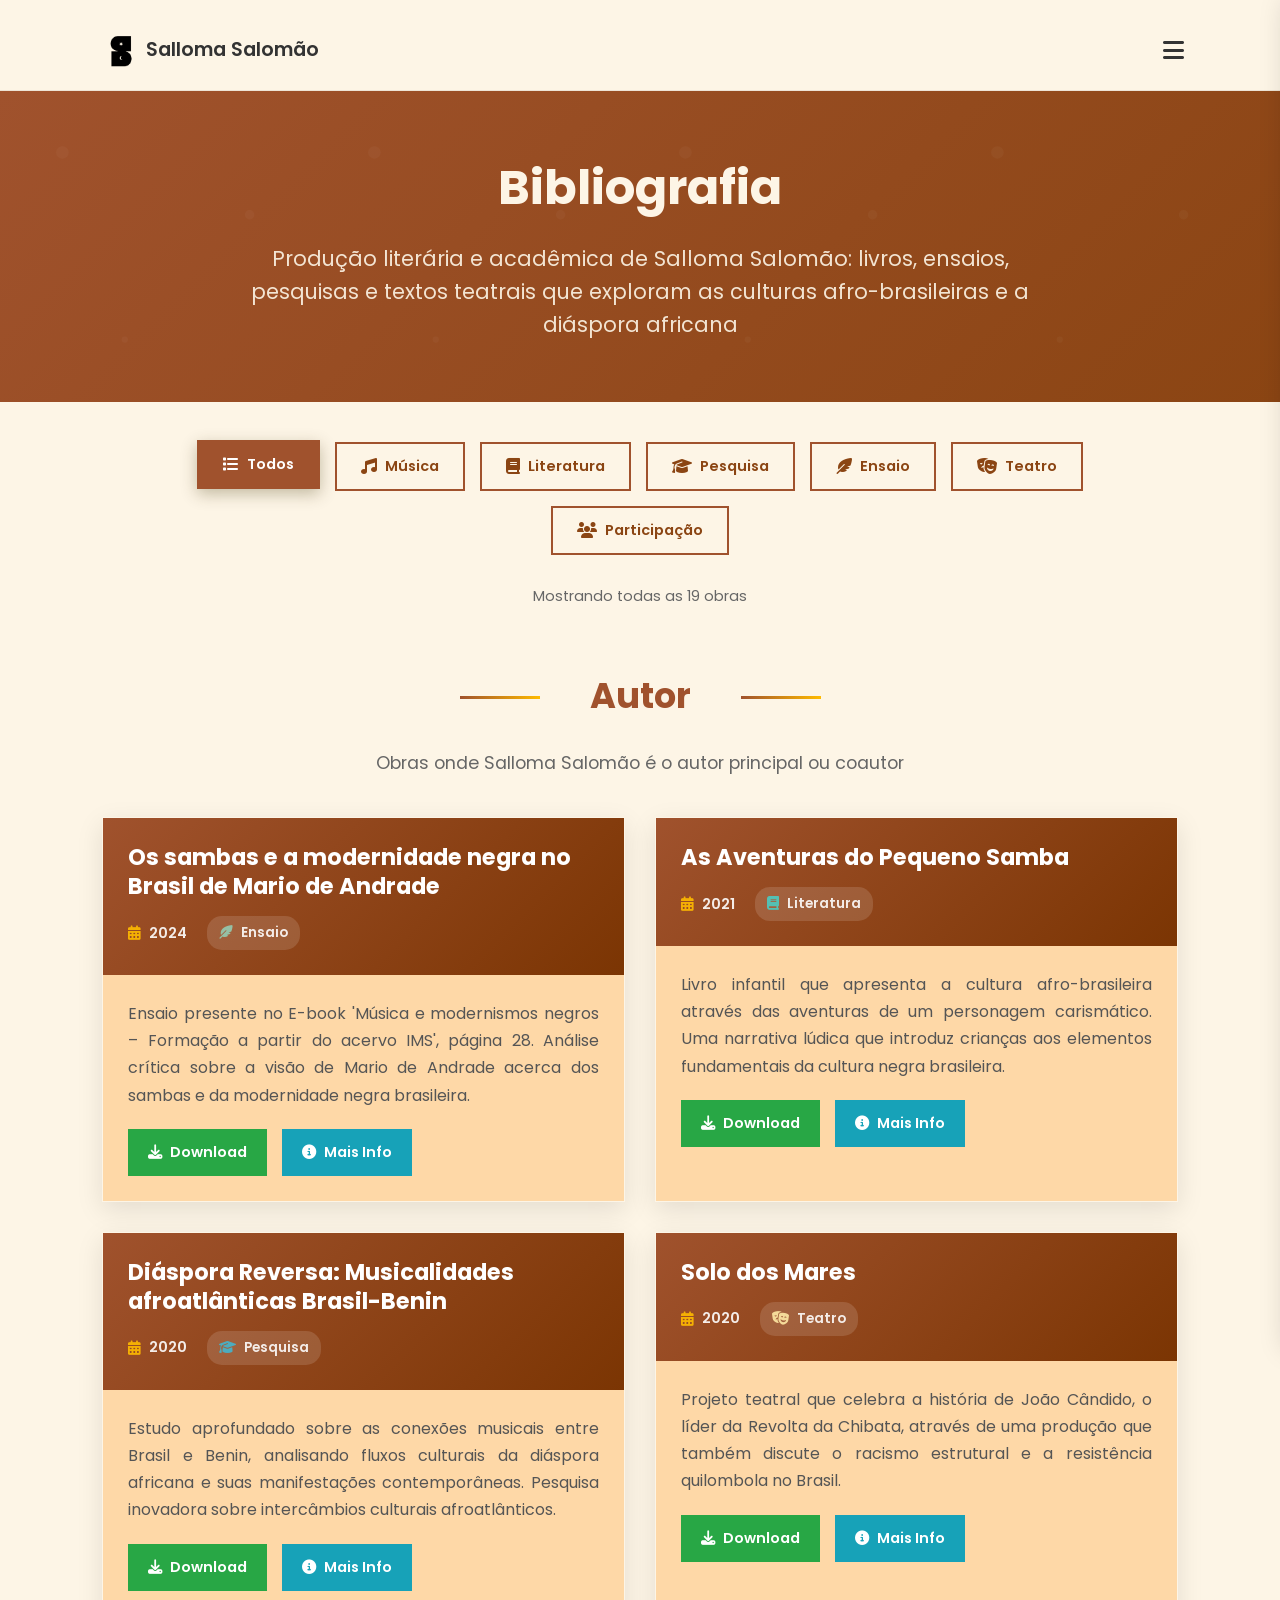
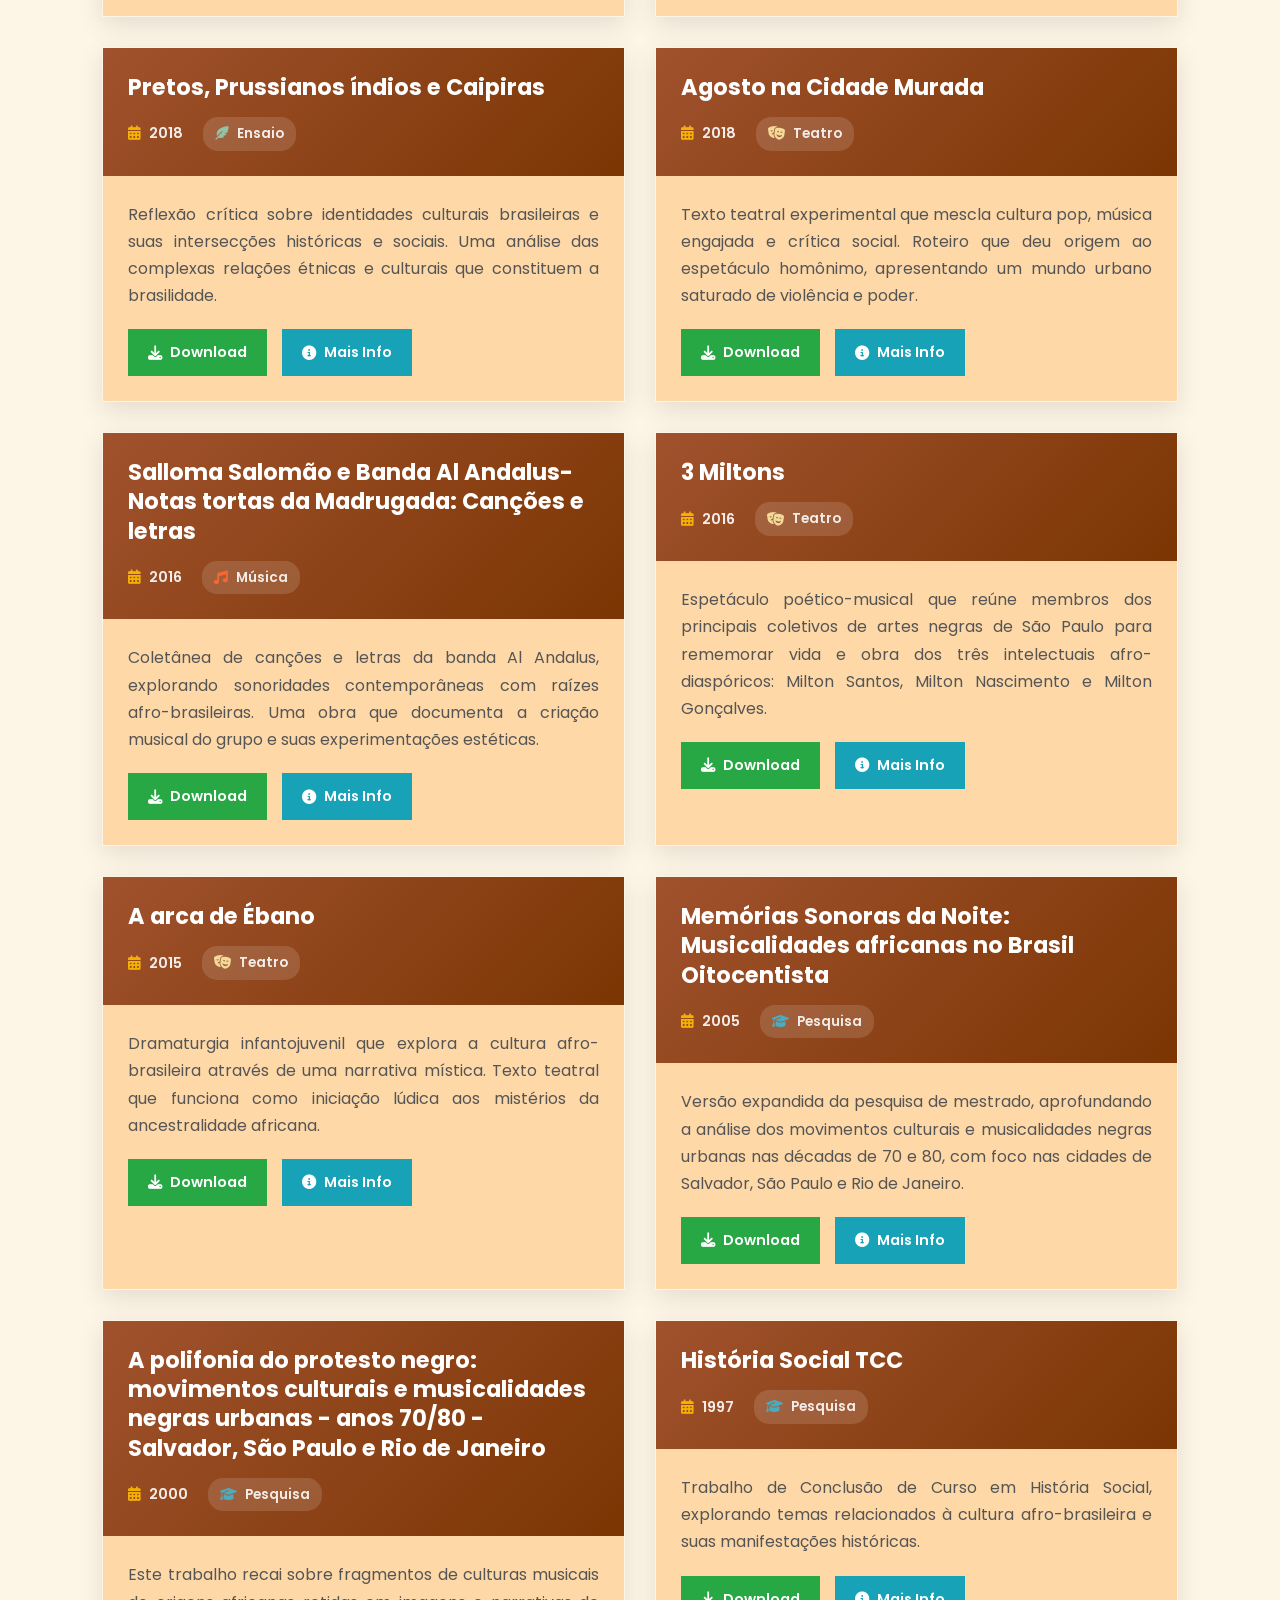
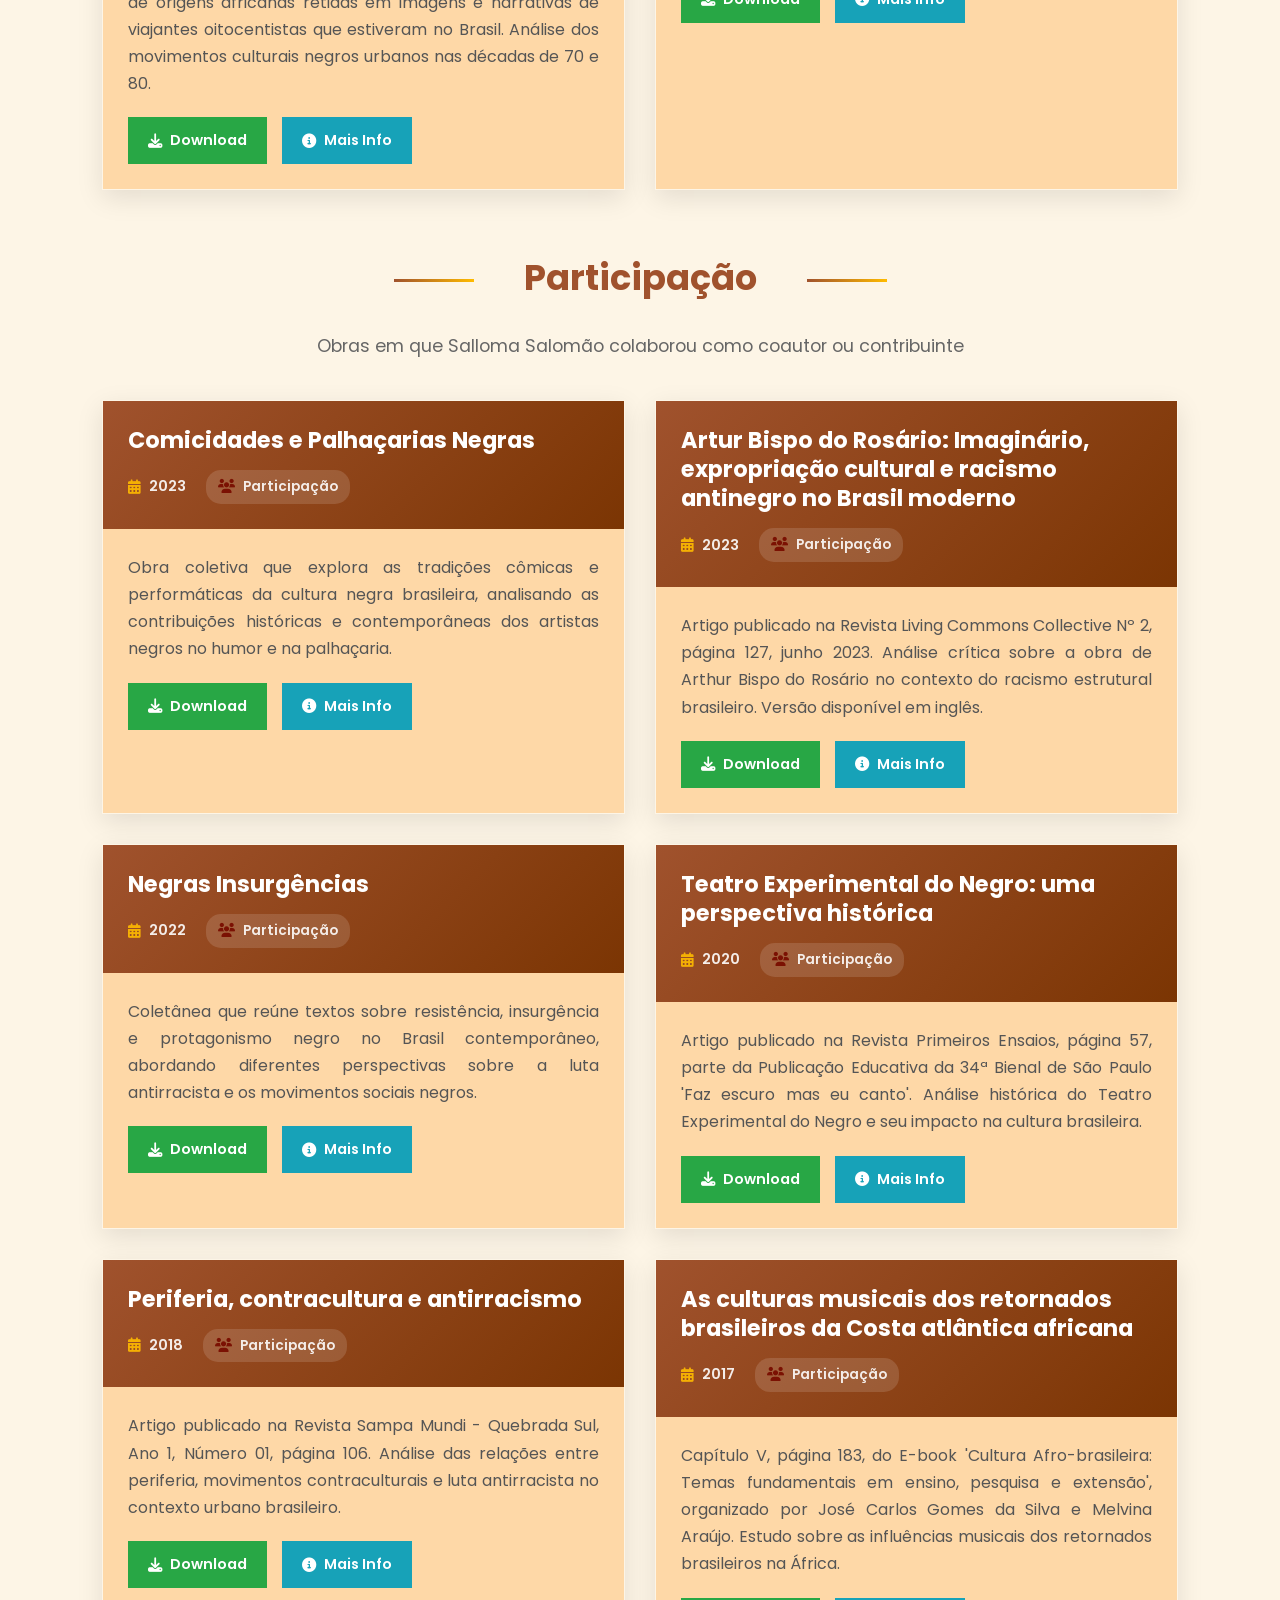
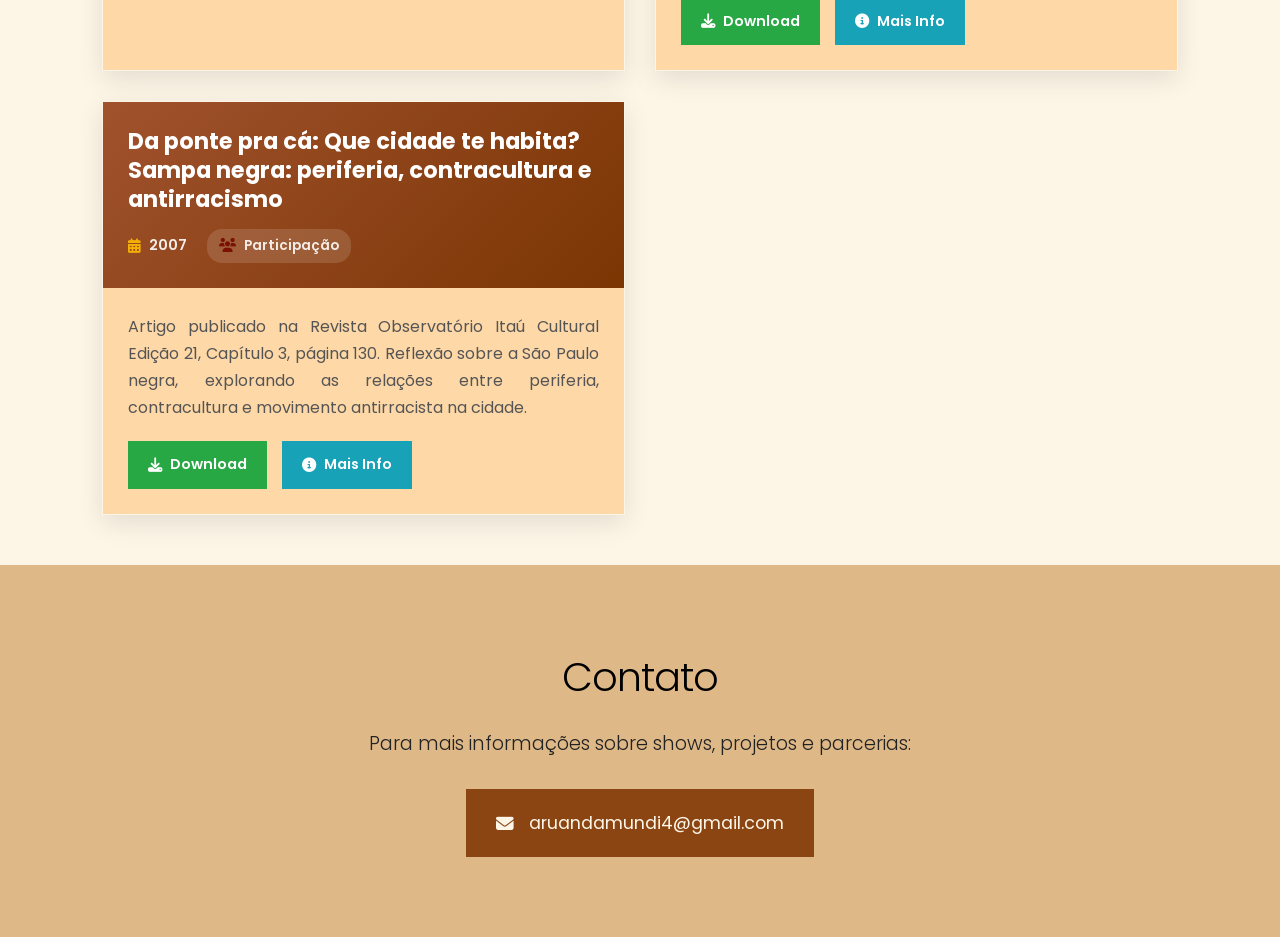
<file: bibliografia.html>
<!DOCTYPE html>
<html lang="pt-br">

<head>
    <meta charset="UTF-8">
    <meta name="viewport" content="width=device-width, initial-scale=1.0">
    <link rel="stylesheet" href="src/styles/navbar.css">
    <link rel="stylesheet" href="https://cdnjs.cloudflare.com/ajax/libs/font-awesome/6.7.2/css/all.min.css"
        integrity="sha512-Evv84Mr4kqVGRNSgIGL/F/aIDqQb7xQ2vcrdIwxfjThSH8CSR7PBEakCr51Ck+w+/U6swU2Im1vVX0SVk9ABhg=="
        crossorigin="anonymous" referrerpolicy="no-referrer" />
    <link rel="stylesheet" href="src/styles/bibliografia.css">
    <script src="https://cdnjs.cloudflare.com/ajax/libs/jquery/3.7.1/jquery.min.js"
        integrity="sha512-v2CJ7UaYy4JwqLDIrZUI/4hqeoQieOmAZNXBeQyjo21dadnwR+8ZaIJVT8EE2iyI61OV8e6M8PP2/4hpQINQ/g=="
        crossorigin="anonymous" referrerpolicy="no-referrer"></script>
    <title>Salloma Salomão - Bibliografia</title>
</head>

<body>

    <!-- HEADER - src/components/navbar.html -->
    <div id="navbar-placeholder"></div>
    <div class="menu-overlay"></div>

    <main id="content">
        <section class="content-section" style="padding: 0;">
            <div class="page-header">
                <h1>Bibliografia</h1>
                <p>Produção literária e acadêmica de Salloma Salomão: livros, ensaios, pesquisas e textos teatrais que
                    exploram as culturas afro-brasileiras e a diáspora africana</p>
            </div>

            <div class="content-wrapper">
                <!-- Filtros -->
                <div class="filter-section">
                    <div class="filter-buttons">
                        <button class="filter-btn active" data-category="todos">
                            <i class="fas fa-list"></i>
                            Todos
                        </button>
                        <button class="filter-btn" data-category="musica">
                            <i class="fas fa-music"></i>
                            Música
                        </button>
                        <button class="filter-btn" data-category="literatura">
                            <i class="fas fa-book"></i>
                            Literatura
                        </button>
                        <button class="filter-btn" data-category="pesquisa">
                            <i class="fas fa-graduation-cap"></i>
                            Pesquisa
                        </button>
                        <button class="filter-btn" data-category="ensaio">
                            <i class="fas fa-feather-alt"></i>
                            Ensaio
                        </button>
                        <button class="filter-btn" data-category="teatro">
                            <i class="fas fa-theater-masks"></i>
                            Teatro
                        </button>
                        <button class="filter-btn" data-category="participacao">
                            <i class="fas fa-users"></i>
                            Participação
                        </button>
                    </div>
                    <div class="results-count" id="results-count"></div>
                </div>

                <!-- Seção AUTOR -->
                <div class="section-divider">
                    <h2>Autor</h2>
                    <p>Obras onde Salloma Salomão é o autor principal ou coautor</p>
                </div>

                <div class="bibliography-container" id="autor-container">
                    <!-- As obras de autor serão inseridas aqui -->
                </div>

                <!-- Seção PARTICIPAÇÃO -->
                <div class="section-divider">
                    <h2>Participação</h2>
                    <p>Obras em que Salloma Salomão colaborou como coautor ou contribuinte</p>
                </div>

                <div class="bibliography-container" id="participacao-container">
                    <!-- As obras de participação serão inseridas aqui -->
                </div>

            </div>
        </section>

        <!-- Seção Contato -->
        <section id="contato">
            <div class="contact-container">
                <h2>Contato</h2>
                <p>Para mais informações sobre shows, projetos e parcerias:</p>
                <a href="mailto:aruandamundi4@gmail.com" class="email-link">
                    <i class="fas fa-envelope"></i>
                    aruandamundi4@gmail.com
                </a>
            </div>
        </section>
    </main>

    <script src="src/javascript/bibliografia.js"></script>
    <script src="src/javascript/navbar.js"></script>
    <script src="src/javascript/loadnavbar.js"></script>
</body>

</html>
</file>
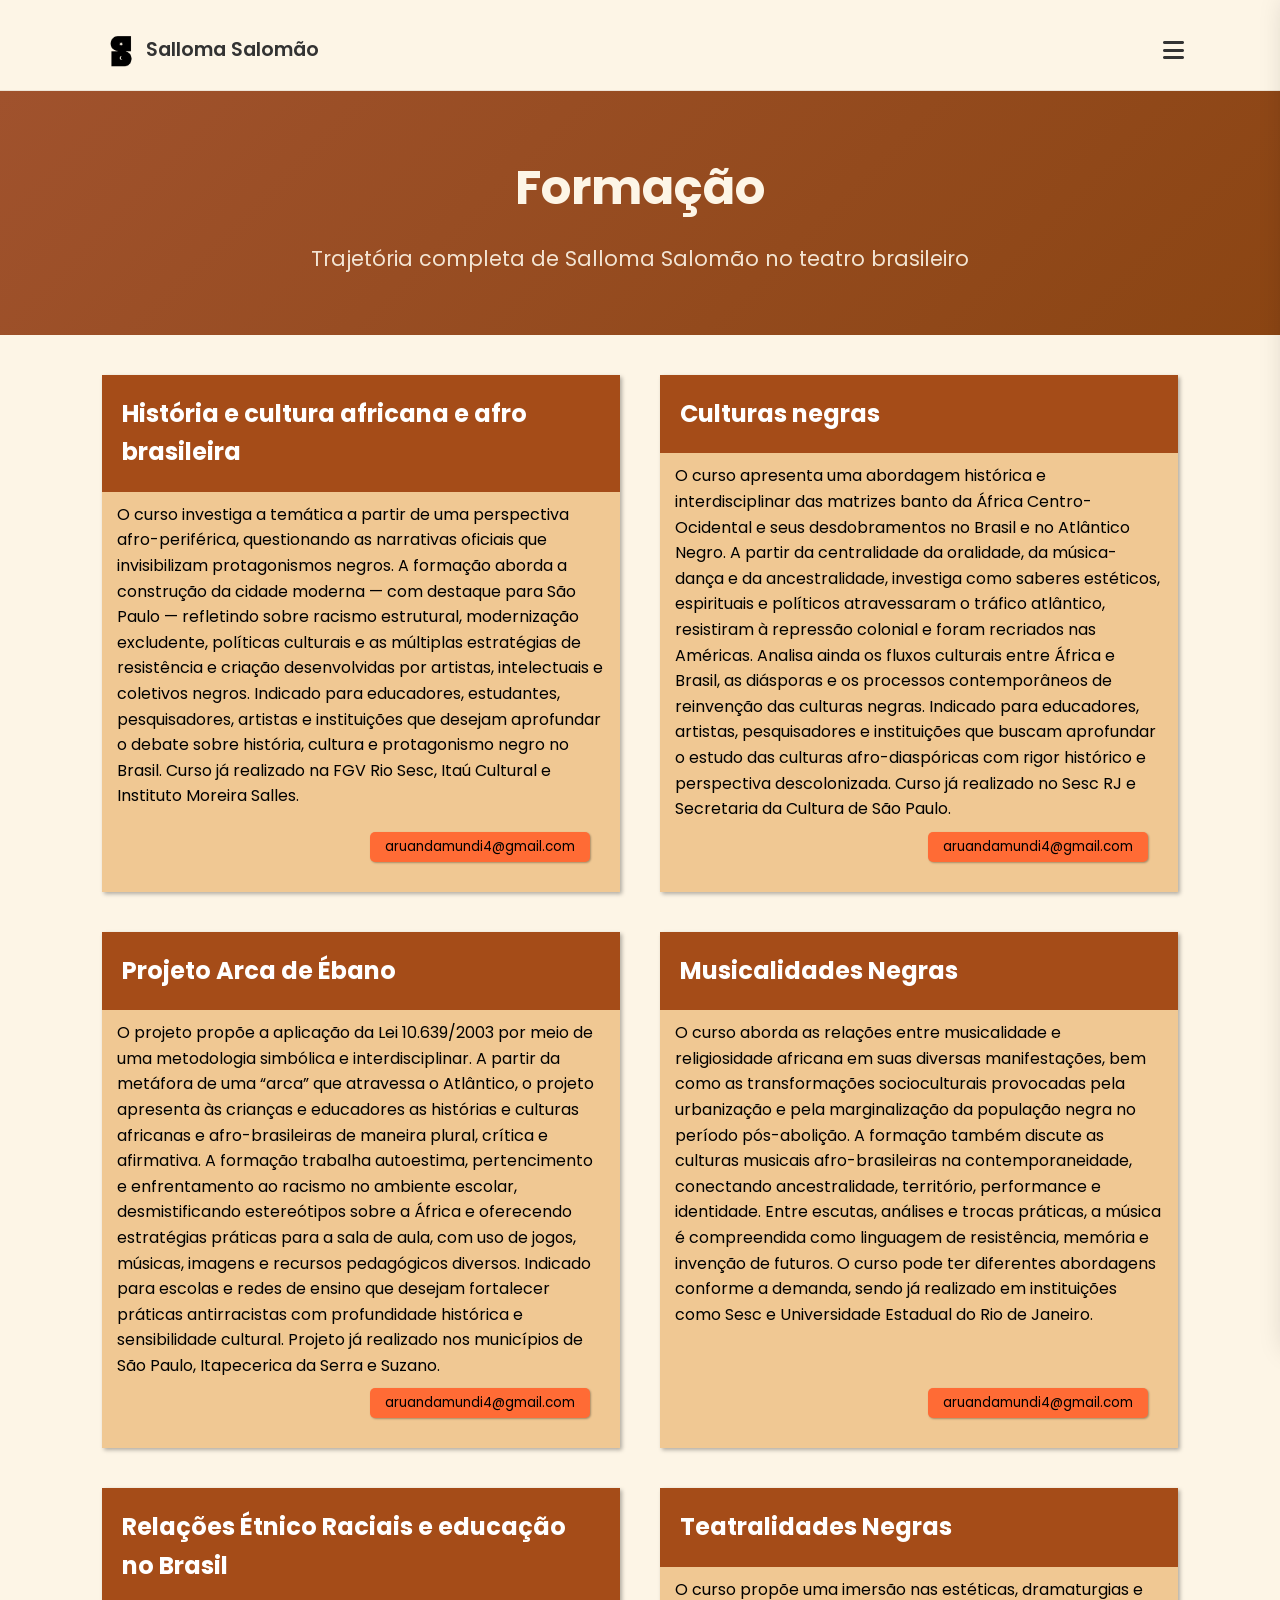
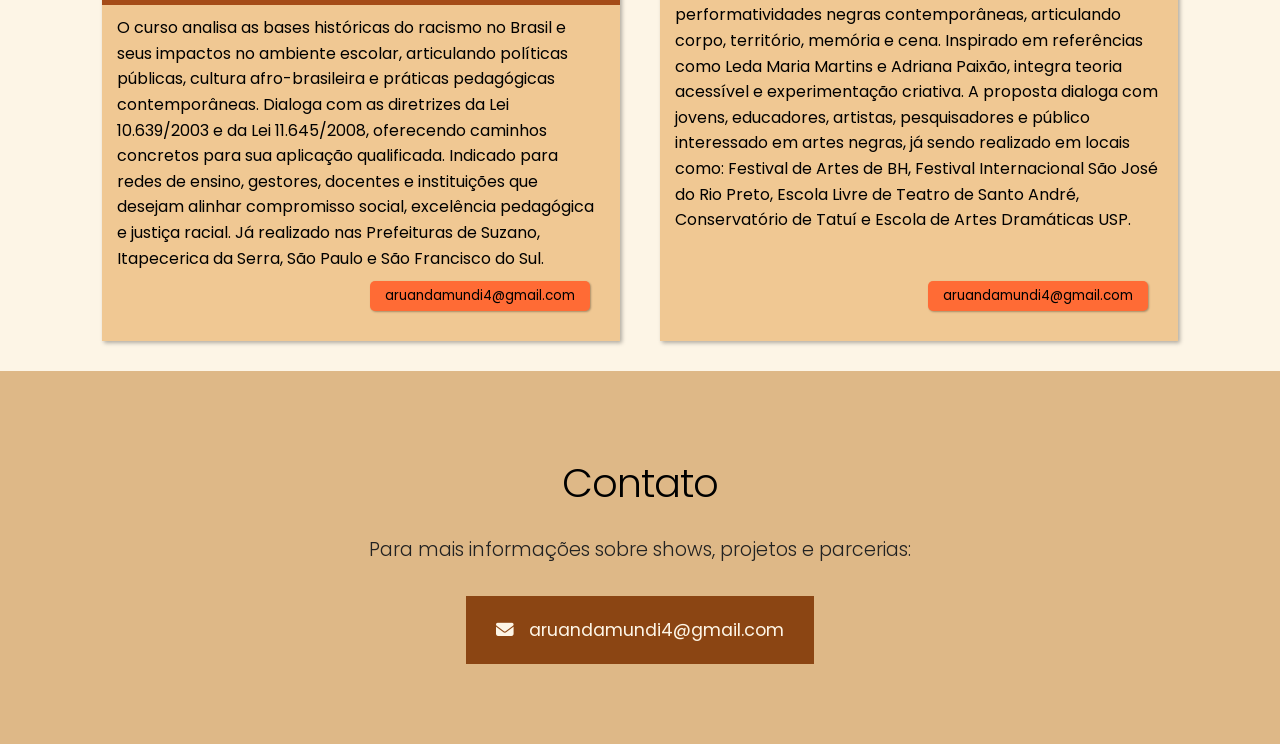
<file: formacao.html>
<!DOCTYPE html>
<html lang="en">

<head>
    <meta charset="UTF-8">
    <meta name="viewport" content="width=device-width, initial-scale=1.0">
    <link rel="stylesheet" href="https://cdnjs.cloudflare.com/ajax/libs/font-awesome/6.7.2/css/all.min.css"
        integrity="sha512-Evv84Mr4kqVGRNSgIGL/F/aIDqQb7xQ2vcrdIwxfjThSH8CSR7PBEakCr51Ck+w+/U6swU2Im1vVX0SVk9ABhg=="
        crossorigin="anonymous" referrerpolicy="no-referrer" />
    <script src="https://cdnjs.cloudflare.com/ajax/libs/jquery/3.7.1/jquery.min.js"
        integrity="sha512-v2CJ7UaYy4JwqLDIrZUI/4hqeoQieOmAZNXBeQyjo21dadnwR+8ZaIJVT8EE2iyI61OV8e6M8PP2/4hpQINQ/g=="
        crossorigin="anonymous" referrerpolicy="no-referrer"></script>
    <link rel="stylesheet" href="src/styles/navbar.css">
    <link rel="stylesheet" href="src/styles/formacao.css">
    <title>Salloma Salomão - Formação</title>
</head>

<body>
    <!-- HEADER - src/components/navbar.html -->
    <div id="navbar-placeholder"></div>
    <div class="menu-overlay"></div>

    <main id="content">
        <section id="content-section" style="padding: 0;">
            <div class="page-header">
                <h1>Formação</h1>
                <p>Trajetória completa de Salloma Salomão no teatro brasileiro</p>
            </div>

            <div class="content-wrapper">
                <div class="timeline-container">
                    <div class="production-card">
                        <div class="card-header">
                            <h2 class="card-title">História e cultura africana e afro brasileira</h2>
                        </div>
                        <div class="card-text">
                            <p>O curso investiga a temática a partir de uma perspectiva afro-periférica, questionando as
                                narrativas oficiais que invisibilizam protagonismos negros. A formação aborda a
                                construção da cidade moderna — com destaque para São Paulo — refletindo sobre racismo
                                estrutural, modernização excludente, políticas culturais e as múltiplas estratégias de
                                resistência e criação desenvolvidas por artistas, intelectuais e coletivos negros.
                                Indicado para educadores, estudantes, pesquisadores, artistas e instituições que desejam
                                aprofundar o debate sobre história, cultura e protagonismo negro no Brasil. Curso já
                                realizado na FGV Rio Sesc, Itaú Cultural e Instituto Moreira Salles.</p>
                        </div>
                        <button class="card-email">aruandamundi4@gmail.com</button>
                    </div>
                    <div class="production-card">
                        <div class="card-header">
                            <h2 class="card-title">Culturas negras</h2>
                        </div>
                        <div class="card-text">
                            <p>O curso apresenta uma abordagem histórica e interdisciplinar das matrizes banto da África
                                Centro-Ocidental e seus desdobramentos no Brasil e no Atlântico Negro. A partir da
                                centralidade da oralidade, da música-dança e da ancestralidade, investiga como saberes
                                estéticos, espirituais e políticos atravessaram o tráfico atlântico, resistiram à
                                repressão colonial e foram recriados nas Américas. Analisa ainda os fluxos culturais
                                entre África e Brasil, as diásporas e os processos contemporâneos de reinvenção das
                                culturas negras. Indicado para educadores, artistas, pesquisadores e instituições que
                                buscam aprofundar o estudo das culturas afro-diaspóricas com rigor histórico e
                                perspectiva descolonizada. Curso já realizado no Sesc RJ e Secretaria da Cultura de São
                                Paulo.</p>
                        </div>
                        <button class="card-email">aruandamundi4@gmail.com</button>
                    </div>
                    <div class="production-card">
                        <div class="card-header">
                            <h2 class="card-title">Projeto Arca de Ébano</h2>
                        </div>
                        <div class="card-text">
                            <p>O projeto propõe a aplicação da Lei 10.639/2003 por meio de uma metodologia simbólica e
                                interdisciplinar. A partir da metáfora de uma “arca” que atravessa o Atlântico, o
                                projeto apresenta às crianças e educadores as histórias e culturas africanas e
                                afro-brasileiras de maneira plural, crítica e afirmativa. A formação trabalha
                                autoestima, pertencimento e enfrentamento ao racismo no ambiente escolar,
                                desmistificando estereótipos sobre a África e oferecendo estratégias práticas para a
                                sala de aula, com uso de jogos, músicas, imagens e recursos pedagógicos diversos.
                                Indicado para escolas e redes de ensino que desejam fortalecer práticas antirracistas
                                com profundidade histórica e sensibilidade cultural. Projeto já realizado nos municípios
                                de São Paulo, Itapecerica da Serra e Suzano.</p>
                        </div>
                        <button class="card-email">aruandamundi4@gmail.com</button>
                    </div>
                    <div class="production-card">
                        <div class="card-header">
                            <h2 class="card-title">Musicalidades Negras</h2>
                        </div>
                        <div class="card-text">
                            <p>O curso aborda as relações entre musicalidade e religiosidade africana em suas diversas
                                manifestações, bem como as transformações socioculturais provocadas pela urbanização e
                                pela marginalização da população negra no período pós-abolição. A formação também
                                discute as culturas musicais afro-brasileiras na contemporaneidade, conectando
                                ancestralidade, território, performance e identidade. Entre escutas, análises e trocas
                                práticas, a música é compreendida como linguagem de resistência, memória e invenção de
                                futuros. O curso pode ter diferentes abordagens conforme a demanda, sendo já realizado
                                em instituições como Sesc e Universidade Estadual do Rio de Janeiro.</p>
                        </div>
                        <button class="card-email">aruandamundi4@gmail.com</button>
                    </div>
                    <div class="production-card">
                        <div class="card-header">
                            <h2 class="card-title">Relações Étnico Raciais e educação no Brasil</h2>
                        </div>
                        <div class="card-text">
                            <p>O curso analisa as bases históricas do racismo no Brasil e seus impactos no ambiente
                                escolar, articulando políticas públicas, cultura afro-brasileira e práticas pedagógicas
                                contemporâneas. Dialoga com as diretrizes da Lei 10.639/2003 e da Lei 11.645/2008,
                                oferecendo caminhos concretos para sua aplicação qualificada. Indicado para redes de
                                ensino, gestores, docentes e instituições que desejam alinhar compromisso social,
                                excelência pedagógica e justiça racial. Já realizado nas Prefeituras de Suzano,
                                Itapecerica da Serra, São Paulo e São Francisco do Sul.</p>
                        </div>
                        <button class="card-email">aruandamundi4@gmail.com</button>
                    </div>
                    <div class="production-card">
                        <div class="card-header">
                            <h2 class="card-title">Teatralidades Negras</h2>
                        </div>
                        <div class="card-text">
                            <p>O curso propõe uma imersão nas estéticas, dramaturgias e performatividades negras
                                contemporâneas, articulando corpo, território, memória e cena. Inspirado em referências
                                como Leda Maria Martins e Adriana Paixão, integra teoria acessível e experimentação
                                criativa. A proposta dialoga com jovens, educadores, artistas, pesquisadores e público
                                interessado em artes negras, já sendo realizado em locais como: Festival de Artes de BH,
                                Festival Internacional São José do Rio Preto, Escola Livre de Teatro de Santo André,
                                Conservatório de Tatuí e Escola de Artes Dramáticas USP.</p>
                        </div>
                        <button class="card-email">aruandamundi4@gmail.com</button>
                    </div>
                </div>
            </div>
        </section>

    </main>

    <section id="contato">
        <div class="contact-container">
            <h2>Contato</h2>
            <p>Para mais informações sobre shows, projetos e parcerias:</p>
            <a href="mailto:aruandamundi4@gmail.com" class="email-link">
                <i class="fas fa-envelope"></i>
                aruandamundi4@gmail.com
            </a>
        </div>
    </section>

    <script src="src/javascript/formacao.js"></script>
    <script src="src/javascript/navbar.js"></script>
    <script src="src/javascript/loadnavbar.js"></script>
</body>

</html>
</file>
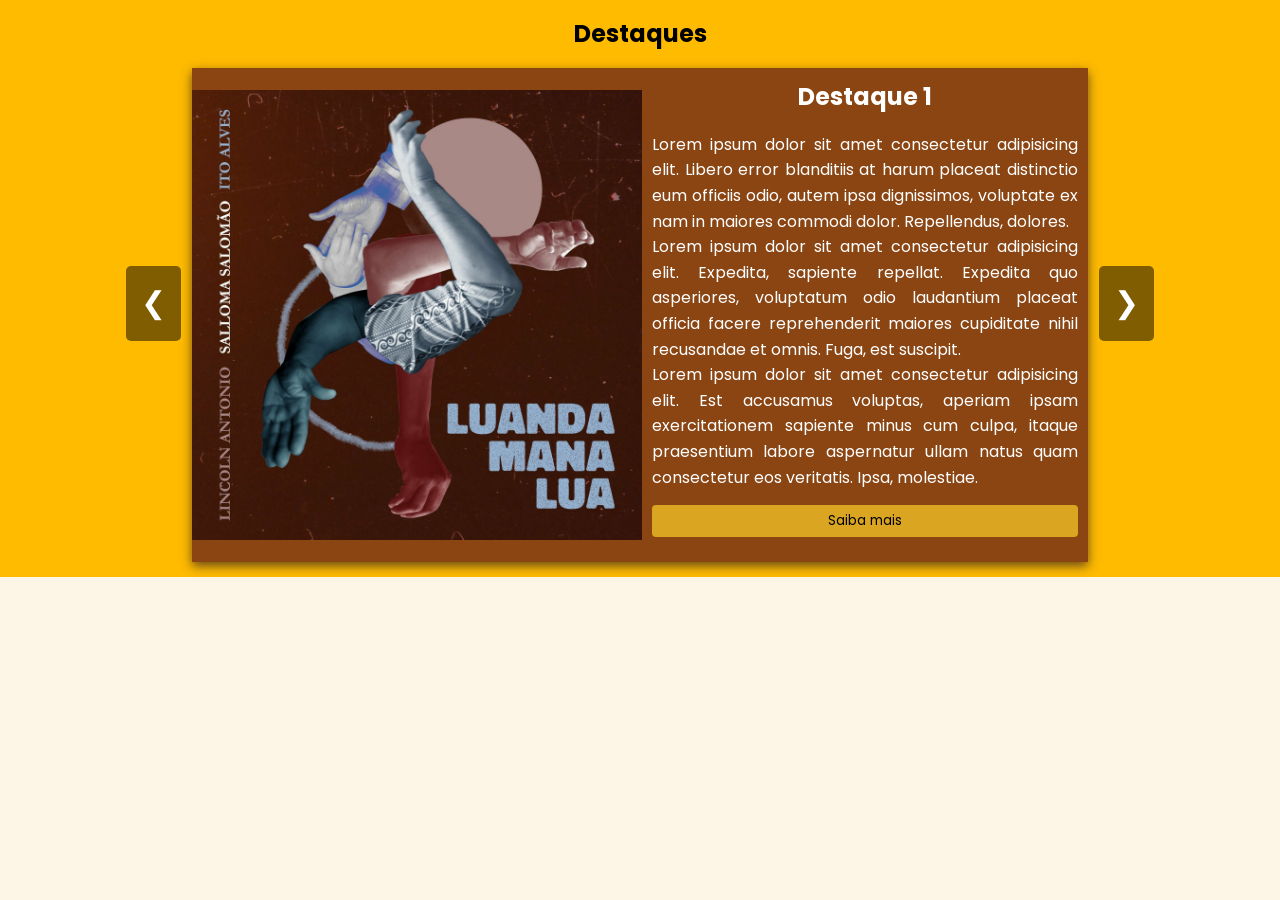
<file: secao-destaques.html>
<!DOCTYPE html>
<html lang="en">

<head>
    <meta charset="UTF-8">
    <meta name="viewport" content="width=device-width, initial-scale=1.0">
    <link rel="stylesheet" href="src/styles/index.css">
    <title>seção destaques</title>
</head>

<body>


    <main>
        <!-- SEÇÃO DESTAQUES -->

        <section class="destaques">

            <h1>Destaques</h1>

            <div class="destaque-container">

                <button class="seta anterior" onclick="mudarSlide(-1)">&#10094</button>
                <button class="seta proximo" onclick="mudarSlide(1)">&#10095</button>

                <div class="destaque destaque1 ativo">
                    <div class="destaque-imagem">
                        <img src="src/images/albums/D01.jpg" alt="">
                    </div>
                    <div class="destaque-texto">
                        <h2>Destaque 1</h2>
                        <p>Lorem ipsum dolor sit amet consectetur adipisicing elit. Libero error blanditiis at harum
                            placeat
                            distinctio eum officiis odio, autem ipsa dignissimos, voluptate ex nam in maiores commodi
                            dolor.
                            Repellendus, dolores.</p>
                        <p>Lorem ipsum dolor sit amet consectetur adipisicing elit. Expedita, sapiente repellat.
                            Expedita quo asperiores, voluptatum odio laudantium placeat officia facere reprehenderit
                            maiores cupiditate nihil recusandae et omnis. Fuga, est suscipit.</p>
                        <p>Lorem ipsum dolor sit amet consectetur adipisicing elit. Est accusamus voluptas, aperiam
                            ipsam exercitationem sapiente minus cum culpa, itaque praesentium labore aspernatur ullam
                            natus quam consectetur eos veritatis. Ipsa, molestiae.</p>
                        <button class="destaque-saiba-mais" href="">Saiba mais</button>
                    </div>
                </div>

                <div class="destaque destaque2">
                    <div class="destaque-imagem">
                        <img src="src/images/albums/D02.jpg" alt="">
                    </div>
                    <div class="destaque-texto">
                        <h2>Destaque 2</h2>
                        <p>Lorem ipsum dolor sit amet consectetur adipisicing elit. Libero error blanditiis at harum
                            placeat
                            distinctio eum officiis odio, autem ipsa dignissimos, voluptate ex nam in maiores commodi
                            dolor.
                            Repellendus, dolores.</p>
                        <button class="destaque-saiba-mais" href="">Saiba mais</button>
                    </div>
                </div>

                <div class="destaque destaque3">
                    <div class="destaque-imagem">
                        <img src="src/images/albums/D03.jpg" alt="">
                    </div>
                    <div class="destaque-texto">
                        <h2>Destaque 3</h2>
                        <p>Lorem ipsum dolor sit amet consectetur adipisicing elit. Libero error blanditiis at harum
                            placeat
                            distinctio eum officiis odio, autem ipsa dignissimos, voluptate ex nam in maiores commodi
                            dolor.
                            Repellendus, dolores.</p>
                        <p>Lorem ipsum dolor sit amet consectetur adipisicing elit. Expedita, sapiente repellat.
                            Expedita quo asperiores, voluptatum odio laudantium placeat officia facere reprehenderit
                            maiores cupiditate nihil recusandae et omnis. Fuga, est suscipit.</p>
                        <p>Lorem ipsum dolor sit amet consectetur adipisicing elit. Est accusamus voluptas, aperiam
                            ipsam exercitationem sapiente minus cum culpa, itaque praesentium labore aspernatur ullam
                            natus quam consectetur eos veritatis. Ipsa, molestiae.</p>
                        <button class="destaque-saiba-mais" href="">Saiba mais</button>
                    </div>
                </div>
            </div>
        </section>

    </main>

    <script src="src/javascript/index.js"></script>

</body>

</html>
</file>
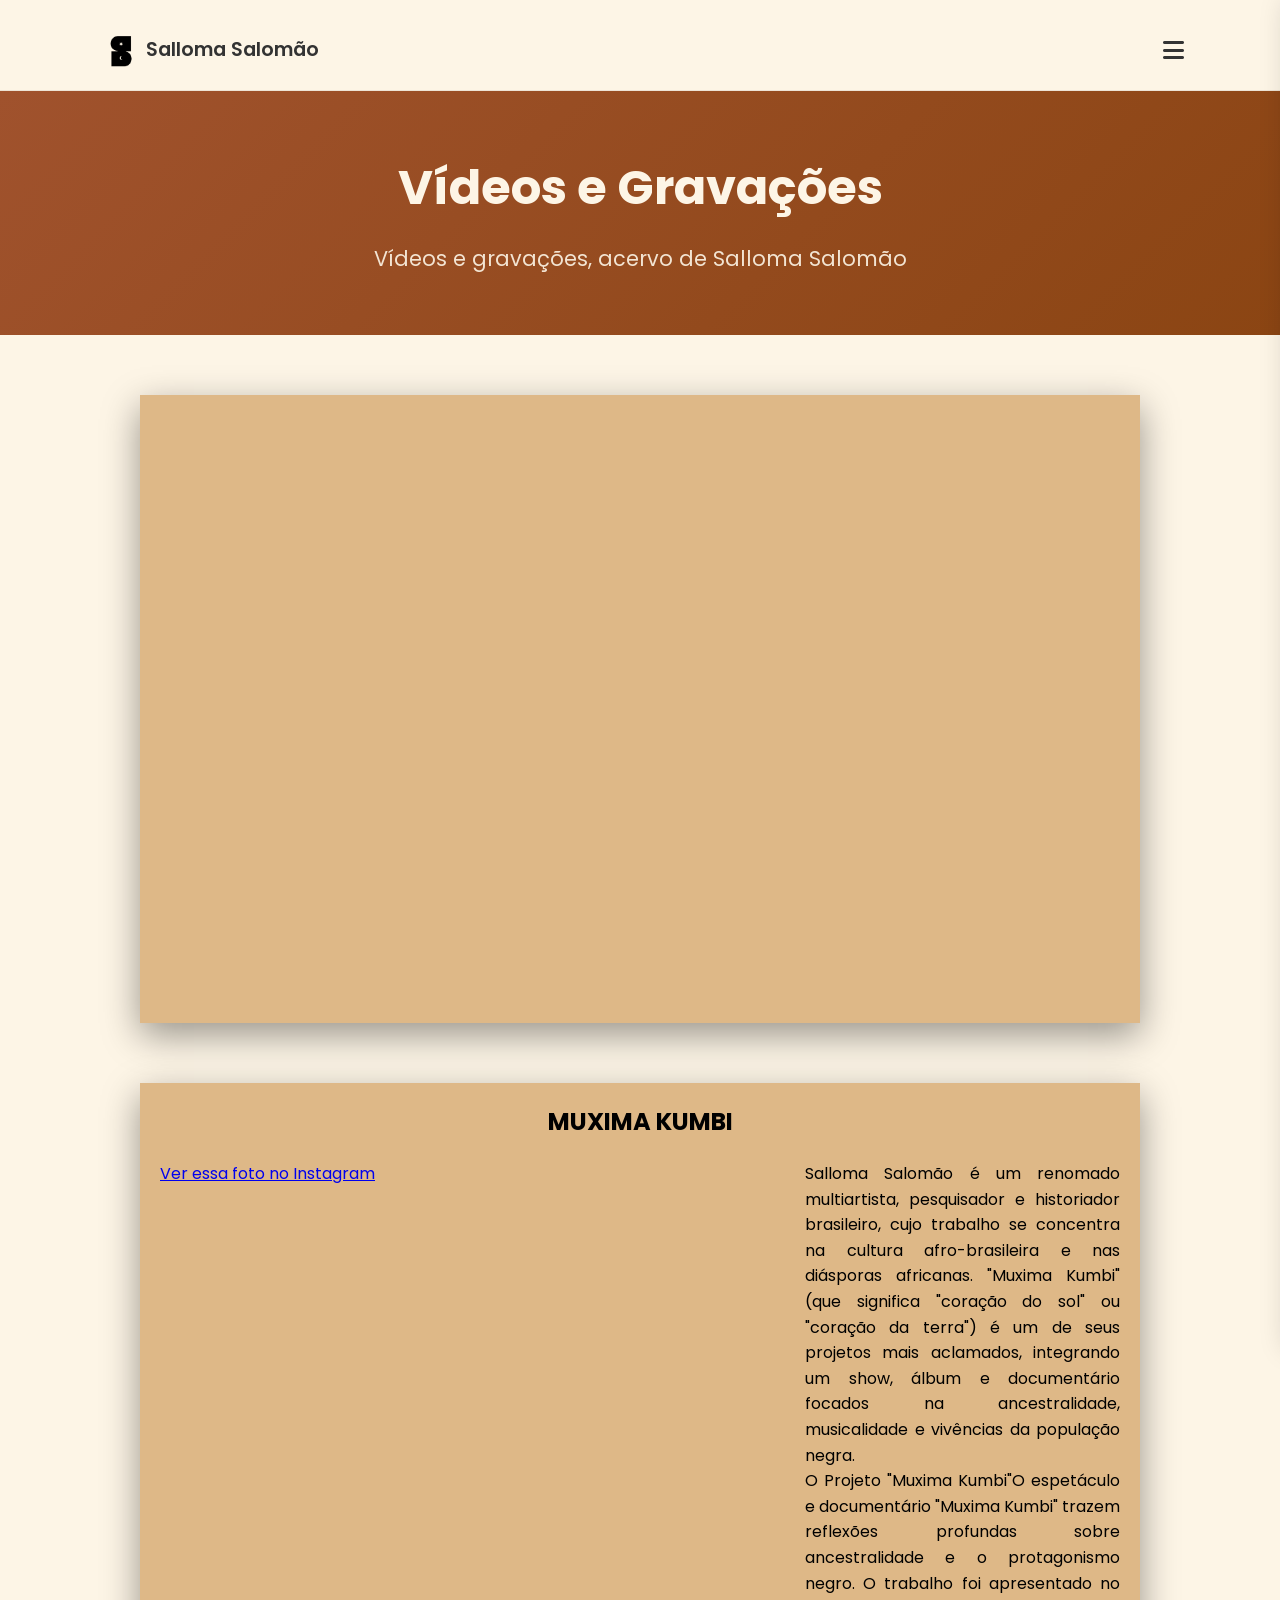
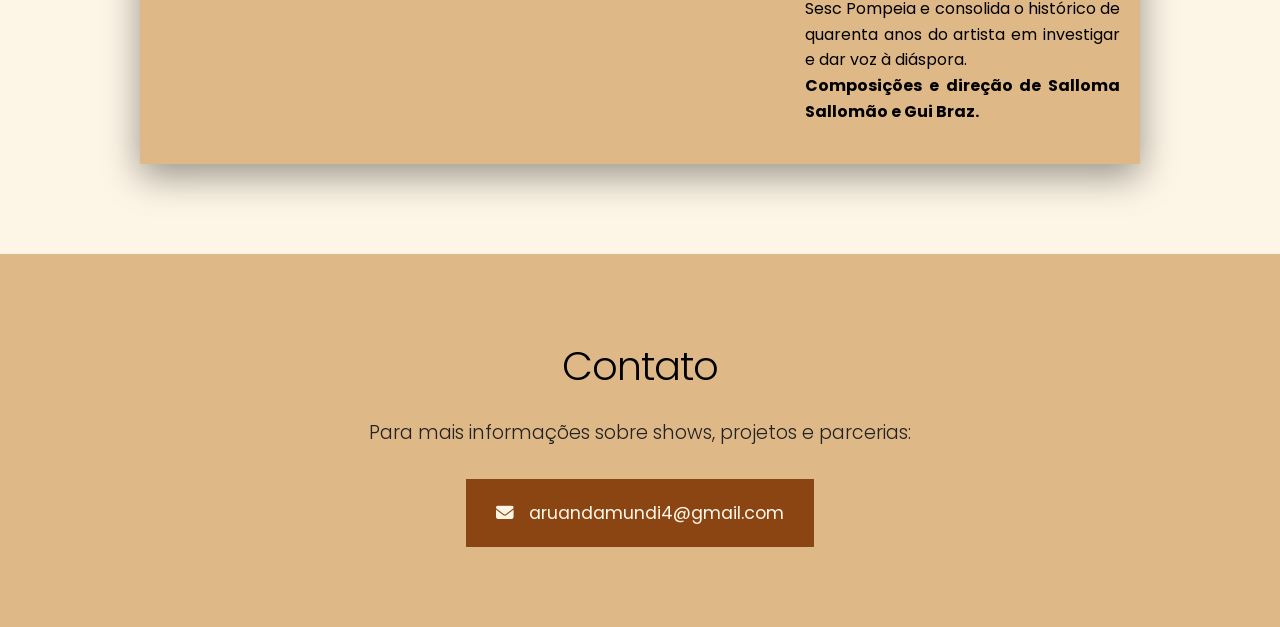
<file: videos.html>
<!DOCTYPE html>
<html lang="en">

<head>
    <meta charset="UTF-8">
    <meta name="viewport" content="width=device-width, initial-scale=1.0">
    <link rel="stylesheet" href="https://cdnjs.cloudflare.com/ajax/libs/font-awesome/6.7.2/css/all.min.css"
        integrity="sha512-Evv84Mr4kqVGRNSgIGL/F/aIDqQb7xQ2vcrdIwxfjThSH8CSR7PBEakCr51Ck+w+/U6swU2Im1vVX0SVk9ABhg=="
        crossorigin="anonymous" referrerpolicy="no-referrer" />
    <link rel="icon" type="image/x-icon" href="src/images/logo.png">
    <script src="https://cdnjs.cloudflare.com/ajax/libs/jquery/3.7.1/jquery.min.js"
        integrity="sha512-v2CJ7UaYy4JwqLDIrZUI/4hqeoQieOmAZNXBeQyjo21dadnwR+8ZaIJVT8EE2iyI61OV8e6M8PP2/4hpQINQ/g=="
        crossorigin="anonymous" referrerpolicy="no-referrer"></script>
    <link rel="stylesheet" href="src/styles/navbar.css">
    <link rel="stylesheet" href="src/styles/videos.css">
    <title>Salloma Salomão - Vídeos</title>
</head>

<body>
    <!-- HEADER - src/components/navbar.html -->
    <div id="navbar-placeholder"></div>
    <div class="menu-overlay"></div>

    <main id="content">
        <section id="content-section" style="padding: 0;">
            <div class="page-header">
                <h1>Vídeos e Gravações</h1>
                <p>Vídeos e gravações, acervo de Salloma Salomão</p>
            </div>

            <section class="video-section">
                <!-- <h2 class="video-title">título do vídeo</h2> -->

                <div class="video-content">
                    <div class="video-wrapper">
                        <iframe width="315" height="560" src="https://www.youtube.com/embed/8v33conotAA?si=y_R-hfWZxobhZHI5" title="YouTube video player" frameborder="0" allow="accelerometer; autoplay; clipboard-write; encrypted-media; gyroscope; picture-in-picture; web-share" referrerpolicy="strict-origin-when-cross-origin" allowfullscreen></iframe>
                    </div>

                    </div>
                </div>
            </section>

            <section class="video-section">
                <h2 class="video-title">MUXIMA KUMBI</h2>

                <!-- Ajustado para 'video-content' para ativar o lado a lado -->
                <div class="video-content">

                    <!-- Coluna do Instagram isolada corretamente -->
                    <div class="video-instagram">
                        <blockquote class="instagram-media" data-instgrm-captioned
                            data-instgrm-permalink="https://www.instagram.com/reel/CrQqEDmMmR5/">
                            <a href="https://www.instagram.com/reel/CrQqEDmMmR5/">Ver essa foto no Instagram</a>
                        </blockquote>
                        <script async src="//www.instagram.com/embed.js"></script>
                    </div>

                    <!-- Coluna de Texto isolada na direita -->
                    <div class="video-text">
                        <p>Salloma Salomão é um renomado multiartista, pesquisador e historiador brasileiro, cujo trabalho se concentra na cultura afro-brasileira e nas diásporas africanas. "Muxima Kumbi" (que significa "coração do sol" ou "coração da terra") é um de seus projetos mais aclamados, integrando um show, álbum e documentário focados na ancestralidade, musicalidade e vivências da população negra.</p>
                        <p>O Projeto "Muxima Kumbi"O espetáculo e documentário "Muxima Kumbi" trazem reflexões profundas sobre ancestralidade e o protagonismo negro. O trabalho foi apresentado no Sesc Pompeia e consolida o histórico de quarenta anos do artista em investigar e dar voz à diáspora.</p>
                        <p><strong>Composições e direção de Salloma Sallomão e Gui Braz.</strong></p>

                    </div>

                </div> <!-- Fim do video-content -->
            </section>

        </section>

    </main>

    <section id="contato">
        <div class="contact-container">
            <h2>Contato</h2>
            <p>Para mais informações sobre shows, projetos e parcerias:</p>
            <a href="mailto:aruandamundi4@gmail.com" class="email-link">
                <i class="fas fa-envelope"></i>
                aruandamundi4@gmail.com
            </a>
        </div>
    </section>

    <script src="src/javascript/videos.js"></script>
    <script src="src/javascript/navbar.js"></script>
    <script src="src/javascript/loadnavbar.js"></script>
</body>

</html>
</file>
<file: src/styles/navbar.css>
@import url('https://fonts.googleapis.com/css2?family=Poppins:ital,wght@0,100;0,200;0,300;0,400;0,500;0,600;0,700;0,800;0,900;1,100;1,200;1,300;1,400;1,500;1,600;1,700;1,800;1,900&display=swap');

html.menu-open {
    overflow: hidden;
}

* {
    font-family: "Poppins", sans-serif;
    margin: 0;
    padding: 0;
    box-sizing: border-box;
}

body {
    background-color: rgb(253, 245, 230);
    line-height: 1.6;
}

body.menu-open {
    overflow: hidden;
}

/* HEADER MINIMALISTA */
header {
    position: fixed;
    top: 0;
    left: 0;
    width: 100%;
    padding: 15px 7.5%;
    background: rgba(253, 245, 230, 0.95);
    backdrop-filter: blur(10px);
    z-index: 4000;
    transition: all 0.3s ease;
    border-bottom: 1px solid rgba(0, 0, 0, 0.05);
}

header.scrolled {
    padding: 5px 5%;
    box-shadow: 0 2px 20px rgba(0, 0, 0, 0.1);
}

#navbar {
    display: flex;
    align-items: center;
    justify-content: space-between;
    max-width: 1200px;
    padding-top: 10px;
}

#nav_logo {
    display: flex;
    align-items: center;
    text-decoration: none;
    color: #333;
    font-weight: 600;
    font-size: 1.2rem;
}

.logo-image {
    width: 50px;
    height: 50px;
    object-fit: contain;
}

#nav_list {
    display: flex;
    list-style: none;
    gap: 40px;
}

#nav-close-button {
    display: none;
    padding: 25px;
    max-width: fit-content;
    font-size: 24px;
    background: none;
    border: none;
    outline: none;
    cursor: pointer;
    margin-left: auto;
}

.nav-item {
    position: relative;
}

.nav-item a {
    text-decoration: none;
    color: #333;
    font-weight: 500;
    transition: color 0.3s ease;
    position: relative;
    display: flex;
    align-items: center;
    gap: 5px;
}

.nav-item a:hover {
    color: #8b4513;
}

.nav-item a::after {
    content: '';
    position: absolute;
    bottom: -5px;
    left: 0;
    width: 0;
    height: 2px;
    background: #8b4513;
    transition: width 0.3s ease;
}

.nav-item a:hover::after {
    width: 100%;
}

/* Dropdown Styles */
.dropdown {
    position: relative;
}

.dropdown-toggle {
    cursor: pointer;
}

.dropdown-toggle i {
    font-size: 0.8rem;
    transition: transform 0.3s ease;
}

.dropdown.active .dropdown-toggle i {
    transform: rotate(180deg);
}

.dropdown-menu {
    display: none;
    position: absolute;
    top: 100%;
    left: 0;
    min-width: 280px;
    background: rgb(253, 245, 230);
    box-shadow: 0 10px 30px rgba(0, 0, 0, 0.1);
    border-radius: 8px;
    padding: 10px 0;
    z-index: 1100;
    opacity: 0;
    transform: translateY(15px);
    transition: all 0.3s ease;
    animation: fadeInDropdown 0.3s ease forwards;
}

.dropdown.active .dropdown-menu {
    display: block;
    opacity: 1;
    transform: translateY(0);
}

@keyframes fadeInDropdown {
    from {
        opacity: 0;
        transform: translateY(15px);
    }

    to {
        opacity: 1;
        transform: translateY(0);
    }
}

.dropdown-menu li {
    list-style: none;
}

.dropdown-menu li a {
    display: block;
    padding: 10px 20px;
    color: #333;
    text-decoration: none;
    font-size: 0.9rem;
    transition: all 0.2s ease;
    font-weight: 400;
}

.dropdown-menu li a:hover {
    background-color: rgba(113, 0, 0, 0.1);
    color: #8b4513;
    transform: translateX(5px);
}

.dropdown-menu li a::after {
    display: none;
}

.btn-contact {
    background: #8b4513;
    color: white;
    padding: 10px 25px;
    border: none;
    border-radius: 0%;
    font-weight: 500;
    cursor: pointer;
    transition: all 0.3s ease;
}

.btn-contact:hover {
    background: #7b3503;
    transform: translateY(-2px);
}

#mobile_btn {
    display: none;
    background: none;
    border: none;
    font-size: 1.5rem;
    color: #333;
    cursor: pointer;
}

/* Menu overlay */
.menu-overlay {
    position: fixed;
    inset: 0;
    background: rgba(0, 0, 0, 0.35);
    opacity: 0;
    pointer-events: none;
    transition: opacity 0.3s;
    z-index: 2000;
}

.menu-overlay.active {
    opacity: 1;
    pointer-events: all;
}

/* RESPONSIVIDADE */
@media screen and (max-width: 1300px) {
    #nav_list {
        position: fixed;
        top: 0;
        width: 320px;
        height: 150vh;

        background: rgb(253, 245, 230);
        flex-direction: column;
        gap: 0;

        box-shadow: 5px 0 25px rgba(0, 0, 0, 0.15);

        transform: translateX(100%);
        transition: transform 0.35s ease;
        right: 0;
        z-index: 3000;

        display: flex;
    }

    #nav_list.active {
        transform: translateX(0);
    }

    #nav-close-button {
        display: flex;
    }

    #mobile_btn {
        display: block;
    }

    .dropdown-menu {
        position: static;
        opacity: 1;
        transform: none;
        box-shadow: none;
        padding: 0;

        display: grid;
        grid-template-rows: 0fr;
        transition: grid-template-rows 0.35s ease;
    }

    .dropdown-menu>* {
        overflow: hidden;
    }

    #navbar li {
        font-size: 24px;
        padding: 6px;
    }

    .dropdown-content li a {
        font-size: 16px;
    }

    .dropdown.active .dropdown-menu {
        /* max-height: 1000px; */
        grid-template-rows: 1fr;
    }

    .nav-item a,
    .dropdown-toggle {
        display: flex;
        justify-content: space-between;
        padding: 18px, 25px;
        width: 100%;
    }

    .nav-item a:hover::after {
        width: 0;
    }

    .btn-contact {
        font-size: 24px;
    }
}
</file>
<file: src/styles/bibliografia.css>
@import url('https://fonts.googleapis.com/css2?family=Poppins:ital,wght@0,100;0,200;0,300;0,400;0,500;0,600;0,700;0,800;0,900;1,100;1,200;1,300;1,400;1,500;1,600;1,700;1,800;1,900&display=swap');

* {
    font-family: "Poppins", sans-serif;
    margin: 0;
    padding: 0;
    box-sizing: border-box;
}

body {
    background-color: #fdf5e6;
    line-height: 1.6;
}

/* CSS específico para a página de Bibliografia */
main#content {
    padding-top: 90px;
}

.page-header {
    text-align: center;
    margin-bottom: 40px;
    padding: 60px 8%;
    background: linear-gradient(135deg, #a0522d, #8b4513);
    color: #fdf5e6;
    position: relative;
    overflow: hidden;
}

.page-header::before {
    content: '';
    position: absolute;
    top: 0;
    left: 0;
    width: 100%;
    height: 100%;
    background: url('data:image/svg+xml,<svg xmlns="http://www.w3.org/2000/svg" viewBox="0 0 100 100"><circle cx="20" cy="20" r="2" fill="rgba(255,255,255,0.1)"/><circle cx="80" cy="40" r="1.5" fill="rgba(255,255,255,0.1)"/><circle cx="40" cy="80" r="1" fill="rgba(255,255,255,0.1)"/></svg>') repeat;
    opacity: 0.3;
}

.page-header h1 {
    font-size: 3rem;
    margin-bottom: 15px;
    position: relative;
    z-index: 2;
}

.page-header p {
    font-size: 1.3rem;
    opacity: 0.9;
    position: relative;
    z-index: 2;
    max-width: 800px;
    margin: 0 auto;
    line-height: 1.6;
}

.content-wrapper {
    padding: 0 8%;
    max-width: 1400px;
    margin: 0 auto;
}

/* Seções de Autor e Participação */
.section-divider {
    margin: 60px 0 40px 0;
    text-align: center;
}

.section-divider h2 {
    font-size: 2.2rem;
    color: #a0522d;
    margin-bottom: 15px;
    position: relative;
    display: inline-block;
    padding: 0 30px;
}

.section-divider h2::before,
.section-divider h2::after {
    content: '';
    position: absolute;
    top: 50%;
    width: 80px;
    height: 3px;
    background: linear-gradient(90deg, #a0522d, #ffbb00);
}

.section-divider h2::before {
    left: -100px;
}

.section-divider h2::after {
    right: -100px;
}

.section-divider p {
    color: #666;
    font-size: 1.1rem;
    margin-top: 10px;
}

/* Filtros por categoria */
.filter-section {
    margin-bottom: 40px;
    text-align: center;
}

.filter-buttons {
    display: flex;
    justify-content: center;
    gap: 15px;
    flex-wrap: wrap;
    margin-bottom: 30px;
}

.filter-btn {
    background: #fdf5e6;
    color: #8b4513;
    border: 2px solid #a0522d;
    padding: 12px 24px;
    border-radius: 0;
    cursor: pointer;
    transition: all 0.3s ease;
    font-weight: 600;
    font-size: 0.9rem;
    display: flex;
    align-items: center;
    gap: 8px;
}

.filter-btn:hover,
.filter-btn.active {
    background: #a0522d;
    color: white;
    transform: translateY(-2px);
    box-shadow: 0 5px 15px rgba(60, 50, 0, 0.3);
}

.filter-btn i {
    font-size: 1rem;
}

.results-count {
    color: #666;
    font-size: 0.9rem;
    margin-top: 10px;
}

/* Container das obras */
.bibliography-container {
    display: grid;
    grid-template-columns: repeat(auto-fit, minmax(400px, 1fr));
    gap: 30px;
    margin-bottom: 50px;
}

/* Card de cada obra - CAIXAS QUADRADAS */
.book-card {
    background: #fed8a7;
    border-radius: 0;
    box-shadow: 0 8px 25px rgba(0, 0, 0, 0.1);
    overflow: hidden;
    transition: all 0.3s ease;
    position: relative;
    border: 1px solid #fdf5e6;
}

.book-card:hover {
    transform: translateY(-5px);
    box-shadow: 0 15px 40px rgba(0, 0, 0, 0.15);
}

.book-header {
    padding: 25px;
    background: linear-gradient(135deg, #a0522d, #7b3503);
    color: white;
    position: relative;
}

.book-title {
    font-size: 1.4rem;
    font-weight: bold;
    margin-bottom: 15px;
    line-height: 1.3;
    padding-right: 0;
}

/* Metadados com ícone colorido ao lado do ano */
.book-metadata {
    display: flex;
    align-items: center;
    gap: 20px;
    font-size: 0.9rem;
    opacity: 0.9;
    flex-wrap: wrap;
}

.book-year {
    display: flex;
    align-items: center;
    gap: 8px;
    font-weight: 600;
}

.book-year i {
    color: #ffbb00;
}

/* Tipo com ícone colorido */
.book-type {
    display: flex;
    align-items: center;
    gap: 8px;
    background: rgba(255, 255, 255, 0.15);
    padding: 6px 12px;
    border-radius: 15px;
    font-weight: 600;
    font-size: 0.85rem;
}

/* Cores específicas para cada categoria de ícone */
.book-type .icon-musica {
    color: #ff6b35;
}

.book-type .icon-literatura {
    color: #4ecdc4;
}

.book-type .icon-pesquisa {
    color: #45b7d1;
}

.book-type .icon-ensaio {
    color: #96ceb4;
}

.book-type .icon-teatro {
    color: #ffeaa7;
}

.book-type .icon-participacao {
    color: #790c00;
}

.book-body {
    padding: 25px;
}

.book-description {
    font-size: 1rem;
    line-height: 1.7;
    color: #555;
    margin-bottom: 20px;
    text-align: justify;
}

.book-actions {
    display: flex;
    gap: 15px;
    flex-wrap: wrap;
}

.action-btn {
    display: inline-flex;
    align-items: center;
    gap: 8px;
    padding: 12px 20px;
    border-radius: 0;
    text-decoration: none;
    font-weight: 600;
    font-size: 0.9rem;
    transition: all 0.3s ease;
    border: none;
    cursor: pointer;
}

.btn-download {
    background: #28a745;
    color: white;
}

.btn-download:hover {
    background: #218838;
    transform: translateY(-2px);
    color: white;
}

.btn-info {
    background: #17a2b8;
    color: white;
}

.btn-info:hover {
    background: #138496;
    transform: translateY(-2px);
    color: white;
}

.btn-disabled {
    background: #e9ecef;
    color: #6c757d;
    cursor: not-allowed;
}

/* Seção de estatísticas */
.stats-section {
    background: linear-gradient(135deg, #f8f9fa, #e9ecef);
    border-radius: 0;
    padding: 40px;
    margin: 50px 0;
    text-align: center;
}

.stats-grid {
    display: grid;
    grid-template-columns: repeat(auto-fit, minmax(150px, 1fr));
    gap: 30px;
    margin-top: 30px;
}

.stat-item {
    background: white;
    padding: 25px 15px;
    border-radius: 0;
    box-shadow: 0 4px 15px rgba(0, 0, 0, 0.1);
    transition: transform 0.3s ease;
}

.stat-item:hover {
    transform: translateY(-3px);
}

.stat-number {
    font-size: 2.5rem;
    font-weight: bold;
    color: #a0522d;
    display: block;
    margin-bottom: 8px;
}

.stat-label {
    color: #666;
    font-size: 0.9rem;
    font-weight: 500;
}

/* SEÇÃO CONTATO */
#contato {
    background: #deb887;
    padding: 80px 5%;
    text-align: center;
}

.contact-container {
    max-width: 600px;
    margin: 0 auto;
}

#contato h2 {
    font-size: 2.5rem;
    color: #000;
    margin-bottom: 20px;
    font-weight: 300;
    letter-spacing: -1px;
}

#contato p {
    font-size: 1.2rem;
    color: #222;
    margin-bottom: 30px;
    font-weight: 300;
}

.email-link {
    display: inline-flex;
    align-items: center;
    gap: 15px;
    background: #8b4513;
    color: #fdf5e6;
    padding: 20px 30px;
    text-decoration: none;
    font-size: 1.1rem;
    font-weight: 400;
    transition: all 0.3s ease;
}

.email-link:hover {
    background: #7b3503;
    transform: translateY(-3px);
    box-shadow: 0 10px 25px rgba(66, 60, 0, 0.3);
    color: white;
}

/* Responsividade */
@media screen and (max-width: 1024px) {
    .bibliography-container {
        grid-template-columns: 1fr;
    }

    .book-title {
        font-size: 1.2rem;
    }

    .section-divider h2::before,
    .section-divider h2::after {
        width: 40px;
    }

    .section-divider h2::before {
        left: -60px;
    }

    .section-divider h2::after {
        right: -60px;
    }
}

@media screen and (max-width: 768px) {
    .page-header {
        padding: 40px 5%;
    }

    .page-header h1 {
        font-size: 2.2rem;
    }

    .content-wrapper {
        padding: 0 5%;
    }

    .filter-buttons {
        gap: 10px;
    }

    .filter-btn {
        padding: 10px 16px;
        font-size: 0.8rem;
    }

    .book-header {
        padding: 20px;
    }

    .book-body {
        padding: 20px;
    }

    .book-title {
        font-size: 1.1rem;
    }

    .book-metadata {
        gap: 15px;
    }

    .book-actions {
        flex-direction: column;
    }

    .action-btn {
        justify-content: center;
    }

    .stats-grid {
        grid-template-columns: repeat(2, 1fr);
        gap: 20px;
    }

    .section-divider h2::before,
    .section-divider h2::after {
        display: none;
    }
}

@media screen and (max-width: 480px) {
    .page-header h1 {
        font-size: 1.8rem;
    }

    .book-header {
        padding: 15px;
    }

    .book-body {
        padding: 15px;
    }

    .book-title {
        font-size: 1rem;
    }

    .book-metadata {
        flex-direction: column;
        align-items: flex-start;
        gap: 10px;
    }

    .stats-grid {
        grid-template-columns: 1fr;
    }

    .section-divider h2 {
        font-size: 1.8rem;
    }
}

/* Animações */
@keyframes fadeInUp {
    from {
        opacity: 0;
        transform: translateY(30px);
    }

    to {
        opacity: 1;
        transform: translateY(0);
    }
}

.book-card {
    animation: fadeInUp 0.6s ease-out;
}

.book-card:nth-child(even) {
    animation-delay: 0.1s;
}

.book-card:nth-child(odd) {
    animation-delay: 0.2s;
}
</file>
<file: src/styles/formacao.css>
@import url('https://fonts.googleapis.com/css2?family=Poppins:ital,wght@0,100;0,200;0,300;0,400;0,500;0,600;0,700;0,800;0,900;1,100;1,200;1,300;1,400;1,500;1,600;1,700;1,800;1,900&display=swap');

html {
    scroll-behavior: smooth;
}

* {
    font-family: "Poppins", sans-serif;
    margin: 0;
    padding: 0;
    box-sizing: border-box;
}

body {
    background-color: #fdf5e6;
    line-height: 1.6;
}

main#content {
    padding-top: 90px;
    padding-bottom: 30px;
}

/* HEADER */
.page-header {
    text-align: center;
    margin-bottom: 40px;
    padding: 60px 8%;
    background: linear-gradient(135deg, #a0522d, #8b4513);
    color: #fdf5e6;
    position: relative;
    overflow: hidden;
}

.page-header h1 {
    font-size: 3rem;
    margin-bottom: 15px;
    position: relative;
    z-index: 2;
}

.page-header p {
    font-size: 1.3rem;
    opacity: 0.9;
    position: relative;
    z-index: 2;
    max-width: 800px;
    margin: 0 auto;
    line-height: 1.6;
}

/* SEÇÃO CONTEÚDO */
.content-wrapper {
    padding: 0 8%;
    max-width: 1400px;
    margin: 0 auto;
    display: flex;
    flex-direction: column;
    gap: 30px;
    background-color: #fdf5e6;
}

.timeline-container {
    display: grid;
    grid-template-columns: auto auto;
    gap: 40px;
}

.production-card {
    background-color: #f0c893;
    box-shadow: 2px 2px 4px rgba(0,0,0,0.3);
    transition: all 0.3s ease;
    position: relative;
    display: flex;
    flex-direction: column;
}

.production-card:hover {
    transform: translateY(-3px);
    box-shadow: 0 8px 25px rgba(0, 0, 0, 0.15);
}

.production-card .card-header {
    background-color: #a54c18;
    padding: 20px;
    color: #fff;
}

.production-card .card-text {
    padding: 10px 15px;
}

.card-email {
    background-color: #ff6b35;
    text-decoration: none;
    border: none;
    display: block;
    cursor: pointer;
    padding: 5px 15px;
    width: min-content;
    border-radius: 5px;
    margin: auto 30px 30px 0;
    box-shadow: 1px 1px 2px rgba(0, 0, 0, 0.3);
    transition: all 0.3s ease;
    margin-left: auto;
}

.card-email:hover {
    background-color: #ff8f66;
}


/* SEÇÃO CONTATO */
#contato {
    background: #deb887;
    padding: 80px 5%;
    text-align: center;
}

.contact-container {
    max-width: 600px;
    margin: 0 auto;
}

#contato h2 {
    font-size: 2.5rem;
    color: #000;
    margin-bottom: 20px;
    font-weight: 300;
    letter-spacing: -1px;
}

#contato p {
    font-size: 1.2rem;
    color: #222;
    margin-bottom: 30px;
    font-weight: 300;
}

.email-link {
    display: inline-flex;
    align-items: center;
    gap: 15px;
    background: #8b4513;
    color: #fdf5e6;
    padding: 20px 30px;
    text-decoration: none;
    font-size: 1.1rem;
    font-weight: 400;
    transition: all 0.3s ease;
}

.email-link:hover {
    background: #7b3503;
    transform: translateY(-3px);
    box-shadow: 0 10px 25px rgba(66, 60, 0, 0.3);
    color: white;
}

@media screen and (max-width: 768px) {
    .timeline-container {
    display: grid;
    grid-template-columns: auto;
    gap: 40px;
}
}
</file>
<file: src/styles/index.css>
@import url('https://fonts.googleapis.com/css2?family=Poppins:ital,wght@0,100;0,200;0,300;0,400;0,500;0,600;0,700;0,800;0,900;1,100;1,200;1,300;1,400;1,500;1,600;1,700;1,800;1,900&display=swap');

html {
    scroll-behavior: smooth;
}

* {
    font-family: "Poppins", sans-serif;
    margin: 0;
    padding: 0;
    box-sizing: border-box;
}

body {
    background-color: #fdf5e6;
    line-height: 1.6;
}

/* SEÇÃO HERO - FOTO DE DESTAQUE */
#hero {
    position: relative;
    top: 80px;
    width: 100%;
    height: 60vh;
    overflow: hidden;
    display: flex;
    align-items: flex-end;
    justify-content: center;
}

.hero-text-overlay {
    position: relative;
    z-index: 3;
    background: rgba(253, 245, 230, 0.9);
    backdrop-filter: blur(10px);
    padding: 40px 60px;
    margin-bottom: 40px;
    text-align: center;
    max-width: 800px;
    width: 90%;
}

.hero-image {
    position: absolute;
    inset: 0;
    top: 0;
    left: 0;

    width: 100%;
    height: 100%;

    object-fit: cover;
    z-index: 1;

    opacity: 0;
    transition: all 1s ease-in-out;
    transform: scale(1.05);
}

.hero-image.atual {
    opacity: 1;
    transform: scale(1);
}

.hero-overlay {
    position: absolute;
    top: 0;
    left: 0;
    width: 100%;
    height: 100%;
    background: linear-gradient(135deg, rgba(0, 0, 0, 0.2), rgba(0, 0, 0, 0.1));
    z-index: 2;
}

.fotografo_page {
    position: absolute;
    left: 0;
    bottom: -25px;
    z-index: 3;
    background-color: rgba(255, 255, 255, 0.2);
    padding: 6px 15px 35px 12px;
    border-top-right-radius: 10px;
    transition: all 0.3s ease-in-out;
    text-decoration: none;
    color: rgba(0, 0, 0, 0.6);
    font-size: 20px;
}

.fotografo_page span {
    font-style: italic;
    color: rgba(0, 0, 0, 0.4);
}

.fotografo_page:hover {
    transform: translateY(-10px);
    color: rgba(0, 0, 0, 0.78);
    background-color: rgba(255, 255, 255, 0.5);
}

.social-media {
    position: absolute;
    top: 50%;
    right: 40px;
    transform: translateY(-50%);
    display: flex;
    flex-direction: column;
    gap: 20px;
    z-index: 4;
}

.social-link {
    display: flex;
    align-items: center;
    justify-content: center;
    width: 50px;
    height: 50px;
    background: rgba(253, 245, 230, 0.9);
    color: #8b4513;
    text-decoration: none;
    font-size: 1.3rem;
    transition: all 0.3s ease;
    backdrop-filter: blur(10px);
}

.social-link:hover {
    background: #8b4513;
    color: rgba(253, 245, 230, 0.9);
    transform: scale(1.1);
}

/* SEÇÃO DE TÍTULO SEPARADA */
#hero-text {
    padding: 140px 5% 60px 5%;
    background: rgba(253, 245, 230, 0.5);
    backdrop-filter: blur(10px);
    text-align: center;
}

.hero-title {
    font-size: clamp(2.5rem, 6vw, 4rem);
    font-weight: 300;
    margin-bottom: 3px;
    color: #333;
    line-height: 1.2;
    letter-spacing: -1px;
}

.hero-subtitle {
    font-size: clamp(1rem, 2.5vw, 1.4rem);
    font-weight: 300;
    color: #666;
    max-width: 680px;
    margin: 0 auto;
    line-height: 1.6;
}

/* SEÇÃO DESTAQUE */
.destaques {
    background-color: #ffbb00;
    display: block;
    padding: 15px;
    padding-left: 15%;
    padding-right: 15%;
}

.destaques h1 {
    text-align: center;
    padding-bottom: 15px;
}

.destaque-container {
    position: relative;
    display: grid;
    align-items: center;
    min-height: 450px;
}

.seta {
    position: absolute;
    top: 40%;
    background-color: rgba(0, 0, 0, 0.5);
    color: #fff;
    border: none;
    padding: 15px;
    cursor: pointer;
    font-size: 30px;
    transition: 0.3s;
    z-index: 10;
    border-radius: 5px;
}

.seta:hover {
    background-color: rgba(0, 0, 0, 0.8);
}

.anterior {
    left: 0;
    transform: translateX(-120%);
}

.proximo {
    right: 0;
    transform: translateX(120%);
}

.destaque {
    grid-area: 1 / 1;
    background-color: #8b4513;
    display: flex;
    box-shadow: 0 4px 10px rgba(66, 45, 30, 0.8);
    transition: all 0.3s ease;
    opacity: 0;
    visibility: hidden;
    transition: opacity 0.8 ease, transform 0.3 ease;
}

.destaque:hover {
    background-color: #9b5523;
    transform: translateY(-2px);
    box-shadow: 0 8px 25px rgba(113, 90, 65, 0.4);
}

.destaque.ativo {
    opacity: 1;
    visibility: visible;
    z-index: 1;
}

.destaque-imagem {
    display: flex;
    flex-wrap: wrap;
    box-sizing: border-box;
    justify-content: center;
    align-items: center;
}

.destaque-imagem img {
    width: 450px;
    height: 450px;
    object-fit: cover;
    object-position: center;
}

.destaque-texto {
    color: #fff;
    padding: 10px;
    text-align: justify;
    align-items: center;
    margin: auto 0;
}

.destaque-texto h2 {
    width: fit-content;
    margin: 0 auto;
    padding-bottom: 15px;
}

.destaque-saiba-mais {
    padding: 6px;
    margin: 15px 0;
    width: 100%;
    border: none;
    background-color: #daa520;
    border-radius: 4px;
    cursor: pointer;
}

.destaque-saiba-mais:hover {
    background-color: #eab530;
}

/* SEÇÃO VÍDEO E AGENDA */
#video-agenda {
    padding: 80px 5%;
    background: #fdfaef;
}

.video-agenda-container {
    max-width: 2200px;
    margin: 0 auto;
    display: grid;
    grid-template-columns: 1fr 1fr;
    gap: 80px;
    align-items: start;
}

.video-section h2,
.agenda-section h2 {
    font-size: 1.8rem;
    margin-bottom: 30px;
    color: #333;
    font-weight: 300;
    letter-spacing: -0.5px;
}

.video-container {
    position: relative;
    width: 100%;
    padding-bottom: 56.25%;
    height: 0;
    overflow: hidden;
    background: #000;
}

.video-container iframe {
    position: absolute;
    top: 0;
    left: 0;
    width: 100%;
    height: 100%;
}

.agenda-list {
    list-style: none;
    overflow-y: scroll;
    max-height: 350px;
}

.agenda-item {
    background: rgb(253, 245, 230);
    padding: 10px;
    margin-bottom: 5px;
    border-left: 3px solid #8b4513;
    transition: all 0.3s ease;
}

.agenda-item:hover {
    background: rgba(243, 235, 220);
    border-left-width: 5px;
}

.event-date {
    color: #8b4513;
    font-weight: 500;
    font-size: 0.7rem;
    text-transform: uppercase;
    letter-spacing: 1px;
}

.event-title {
    font-weight: 400;
    margin: 8px 0 5px 0;
    color: #333;
    font-size: 1.1rem;
}

.event-location {
    color: #666;
    font-size: 0.7rem;
    font-weight: 300;
}

/* SEÇÃO BIOTRAJETÓRIAS */
#biotrajetorias {
    background: #a0522d;
    padding: 80px 5%;
    position: relative;
    min-height: 100vh;
    display: flex;
    flex-direction: column;
    align-items: center;
}

.timeline-container {
    width: 100%;
    display: flex;
    flex-direction: column;
    align-items: center;
    max-width: 1200px;
}

.section-title {
    color: #fff;
    font-size: 2.5rem;
    margin-bottom: 60px;
    text-align: center;
    font-weight: 600;
}

.section-description {
    color: #fff;
    font-size: 1.2rem;
    margin-bottom: 30px;
    text-align: left;
    max-width: 500px;
}

.biotraj-grid {
    display: grid;
    grid-template-columns: 1fr 1fr;
    gap: 0rem;
    align-items: start;
}

.section-paragraph {
    color: #fff;
    text-align: left;
    max-width: 22rem;
    margin-bottom: 5px;
}

#timeline-spiral-container {
    position: relative;
    width: 100%;
    max-width: 700px;
    aspect-ratio: 1 / 1;
    display: flex;
    justify-content: center;
    align-items: center;
    margin: 0 auto;
}

.timeline-dot {
    position: absolute;
    background-color: rgba(255, 255, 255, 0.3);
    width: 8px;
    height: 8px;
    border-radius: 50%;
    transition: all 0.3s ease;
    cursor: default;
    transform: translate(-50%, -50%);
}

.timeline-dot.interactive {
    background-color: #fff;
    cursor: pointer;
    z-index: 10;
    box-shadow: 0 0 15px 3px rgba(255, 255, 255, 0.5);
}

.timeline-dot.interactive:hover {
    transform: translate(-50%, -50%) scale(2.5);
    box-shadow: 0 0 25px 5px rgba(255, 255, 255, 0.9);
}

.year-label {
    position: absolute;
    color: #ffffff;
    font-weight: bold;
    font-size: 0.7rem;
    opacity: 0;
    transition: opacity 0.3s ease;
    pointer-events: none;
    text-shadow: 1px 1px 2px rgba(0, 0, 0, 0.8);
    z-index: 15;
    left: 0;
    top: 0;
    transform: translate(12px, -50%);
    white-space: nowrap;
}

.timeline-dot.interactive:hover .year-label {
    opacity: 1;
}

/* Estilos para a seção teatralidades */
#teatralidades {
    background-color: #daa520;
    /* Cor vinho */
    min-height: 100vh;
    /* Ocupa pelo menos a altura da tela */
    padding: 80px 8%;
}

.teatralidades-content {
    display: grid;
    grid-template-columns: 1fr 1fr;
    gap: 50px;
    align-items: start;
    max-width: 1200px;
    margin: 0 auto;
}

#teatralidades h2 {
    color: #8b4513;
    text-shadow: 1px 1px 2px rgba(0, 0, 0, 0.3);
}

.teatro-text {
    color: #8b4513;
    line-height: 1.8;
    text-shadow: 1px 1px 2px rgba(0, 0, 0, 0.3);
}

.teatro-text p {
    margin-bottom: 20px;
    font-size: 1.1rem;
    text-align: justify;
}

/* Slideshow Styles */
.teatro-slideshow {
    display: flex;
    flex-direction: column;
    gap: 20px;
}

.slideshow-container {
    position: relative;
    width: 100%;
    height: 500px;
    border-radius: 0px;
    overflow: hidden;
    box-shadow: 0 15px 35px rgba(0, 0, 0, 0.2);
    background: #fdf5e6;
}

.slide {
    position: absolute;
    top: 0;
    left: 0;
    width: 100%;
    height: 100%;
    background-size: cover;
    background-position: center;
    background-repeat: no-repeat;
    opacity: 0;
    transition: opacity 1s ease-in-out;
    display: flex;
    align-items: center;
    justify-content: center;
    color: rgba(253, 245, 230, 0.7);
    ;
    font-size: 1.2rem;
    font-weight: 500;
}

.slide.active {
    opacity: 1;
}

.slide::before {
    content: '';
    position: absolute;
    top: 0;
    left: 0;
    width: 100%;
    height: 100%;
    background: linear-gradient(45deg, rgba(253, 245, 230, 0.3), rgba(0, 0, 0, 0.1));
    z-index: 1;
}

.slide-indicators {
    position: absolute;
    bottom: 20px;
    left: 50%;
    transform: translateX(-50%);
    display: flex;
    gap: 10px;
    z-index: 10;
}

.indicator {
    width: 12px;
    height: 12px;
    border-radius: 50%;
    background: rgba(253, 245, 230, 0.5);
    ;
    cursor: pointer;
    transition: all 0.3s ease;
    border: 2px solid rgba(253, 245, 230, 0.8);
    ;
}

.indicator.active {
    background: #ffbb00;
    border-color: #fff;
    transform: scale(1.2);
}

.slide-overlay {
    position: absolute;
    bottom: 0;
    left: 0;
    width: 100%;
    background: linear-gradient(transparent, rgba(0, 0, 0, 0.7));
    color: rgb(253, 245, 230);
    padding: 30px 25px 25px;
    z-index: 5;
}

.slide-info h3 {
    font-size: 1.8rem;
    margin-bottom: 8px;
    color: #ffbb00;
}

.slide-info p {
    font-size: 1rem;
    opacity: 0.9;
    margin: 0;
}

.saiba-mais-btn {
    align-self: flex-start;
    background: linear-gradient(135deg, #a0522d, #8b4513);
    color: rgb(253, 245, 230);
    padding: 15px 30px;
    text-decoration: none;
    border-radius: 0px;
    font-weight: 600;
    transition: all 0.3s ease;
    display: flex;
    align-items: center;
    gap: 10px;
    box-shadow: 0 5px 15px rgba(113, 90, 65, 0.3);
}

.saiba-mais-btn:hover {
    background: linear-gradient(135deg, #8b4513, #a0522d);
    transform: translateY(-2px);
    box-shadow: 0 8px 25px rgba(113, 90, 65, 0.4);
    color: white;
}

/* Placeholder para imagens que não carregam */
.slide.no-image {
    background: linear-gradient(135deg, #daa560, #deb887);
    font-size: 1rem;
    text-align: center;
}

/* Responsividade */
@media screen and (max-width: 768px) {
    .teatralidades-content {
        grid-template-columns: 1fr;
        gap: 30px;
    }

    .slideshow-container {
        height: 300px;
    }

    .teatro-text p {
        text-align: left;
        font-size: 1rem;
    }

    .slide-info h3 {
        font-size: 1.4rem;
    }

    .slide-overlay {
        padding: 20px 20px 20px;
    }
}

@media screen and (max-width: 480px) {
    .slideshow-container {
        height: 250px;
    }

    .slide-info h3 {
        font-size: 1.2rem;
    }

    .slide-info p {
        font-size: 0.9rem;
    }

    .indicator {
        width: 10px;
        height: 10px;
    }
}


/* SEÇÃO CONTATO */
#contato {
    background: #deb887;
    padding: 80px 5%;
    text-align: center;
}

.contact-container {
    max-width: 600px;
    margin: 0 auto;
}

#contato h2 {
    font-size: 2.5rem;
    color: #000;
    margin-bottom: 20px;
    font-weight: 300;
    letter-spacing: -1px;
}

#contato p {
    font-size: 1.2rem;
    color: #222;
    margin-bottom: 30px;
    font-weight: 300;
}

.email-link {
    display: inline-flex;
    align-items: center;
    gap: 15px;
    background: #8b4513;
    color: #fdf5e6;
    padding: 20px 30px;
    text-decoration: none;
    font-size: 1.1rem;
    font-weight: 400;
    transition: all 0.3s ease;
}

.email-link:hover {
    background: #7b3503;
    transform: translateY(-3px);
    box-shadow: 0 10px 25px rgba(66, 60, 0, 0.3);
    color: white;
}

/* MODAL */
.modal {
    display: none;
    position: fixed;
    top: 0;
    left: 0;
    width: 100%;
    height: 100%;
    background-color: rgba(0, 0, 0, 0.8);
    z-index: 1000;
    justify-content: center;
    align-items: center;
}

.modal-content {
    background-color: rgb(253, 245, 230);
    ;
    border-radius: 0%;
    padding: 30px;
    width: 80%;
    max-width: 800px;
    max-height: 80vh;
    overflow-y: auto;
    position: relative;
    box-shadow: 0 20px 40px rgba(0, 0, 0, 0.3);
}

.close-modal {
    position: absolute;
    top: 15px;
    right: 20px;
    font-size: 28px;
    font-weight: bold;
    color: #333;
    cursor: pointer;
    transition: color 0.3s;
}

.close-modal:hover {
    color: #8b4513;
}

#modal-year {
    color: #8b4513;
    font-size: 2rem;
    margin-bottom: 20px;
    text-align: center;
    border-bottom: 3px solid #8b4513;
    padding-bottom: 10px;
}

.modal-body {
    display: flex;
    gap: 20px;
}

.modal-image-container {
    flex: 0 0 40%;
}

#modal-image {
    width: 100%;
    height: auto;
    border-radius: 0%;
    box-shadow: 0 5px 15px rgba(0, 0, 0, 0.2);
}

.modal-text {
    flex: 1;
    color: #333;
    line-height: 1.8;
    font-size: 1rem;
}

/* CSS específico para a seção Bibliografia */
#bibliografia {
    background-color: rgb(253, 245, 230);
    ;
    padding: 80px 8%;
}

#bibliografia .content-wrapper {
    max-width: 1200px;
    margin: 0 auto;
}

#bibliografia h2 {
    color: #8b4513;
}

#bibliografia .intro-section {
    margin-bottom: 50px;
    text-align: center;
}

#bibliografia .intro-text {
    font-size: 1.2rem;
    line-height: 1.8;
    color: #444;
    text-align: justify;
    margin-bottom: 30px;
    max-width: 900px;
    margin-left: auto;
    margin-right: auto;
}

#bibliografia .contact-info {
    background: linear-gradient(135deg, #8b4513, #a0522d);
    color: white;
    padding: 20px;
    border-radius: 0%;
    box-shadow: 0 5px 20px rgba(63, 60, 0, 0.3);
    display: inline-block;
    font-size: 1.1rem;
}

#bibliografia .section-title_2 {
    color: #8b4513;
    text-align: center;
    margin-bottom: 40px;
    font-size: 2.5rem;
}

#bibliografia .stats-section {
    background: #e9e0d1;
    padding: 40px;
    border-radius: 0%;
    box-shadow: 0 10px 30px rgba(0, 0, 0, 0.1);
    margin-bottom: 40px;
}

#bibliografia .stats-grid {
    display: grid;
    grid-template-columns: repeat(auto-fit, minmax(200px, 1fr));
    gap: 30px;
    margin-top: 30px;
}

#bibliografia .stat-item {
    text-align: center;
    padding: 25px;
    background: linear-gradient(135deg, #deb887, #fdf5e6);
    border-radius: 0%;
    border: 3px solid transparent;
    transition: all 0.3s ease;
    position: relative;
    overflow: hidden;
}

#bibliografia .stat-item::before {
    content: '';
    position: absolute;
    top: 0;
    left: 0;
    right: 0;
    height: 4px;
    background: linear-gradient(90deg, #8b4513, #daa520);
}

#bibliografia .stat-item:hover {
    transform: translateY(-5px);
    box-shadow: 0 10px 25px rgba(60, 66, 0, 0.15);
    border-color: rgba(60, 66, 0, 0.2);
}

#bibliografia .stat-number {
    font-size: 3rem;
    font-weight: bold;
    color: #8b4513;
    display: block;
    margin-bottom: 10px;
    text-shadow: 2px 2px 4px rgba(0, 0, 0, 0.1);
}

#bibliografia .stat-label {
    font-size: 1rem;
    color: #666;
    font-weight: 500;
    text-transform: uppercase;
    letter-spacing: 1px;
}

#bibliografia .cta-section {
    text-align: center;
    margin-top: 40px;
}

#bibliografia .saiba-mais-btn {
    display: inline-flex;
    align-items: center;
    gap: 12px;
    background: linear-gradient(135deg, #a0522d, #8b4513);
    color: white;
    padding: 18px 35px;
    border-radius: 30px;
    text-decoration: none;
    font-weight: 600;
    font-size: 1.2rem;
    transition: all 0.3s ease;
    box-shadow: 0 8px 25px rgba(60, 66, 0, 0.3);
    border: 3px solid transparent;
}

#bibliografia .saiba-mais-btn:hover {
    transform: translateY(-3px);
    box-shadow: 0 12px 35px rgba(60, 66, 0, 0.4);
    background: linear-gradient(135deg, #a0522d, #8b4513);
    border-color: rgba(255, 187, 0, 0.5);
}

#bibliografia .saiba-mais-btn i {
    font-size: 1.1rem;
    transition: transform 0.3s ease;
}

#bibliografia .saiba-mais-btn:hover i {
    transform: translateX(5px);
}



/* RESPONSIVIDADE */
@media screen and (max-width: 1000px) {
    .social-media {
        right: 20px;
        gap: 15px;
    }

    .social-link {
        width: 45px;
        height: 45px;
        font-size: 1.1rem;
    }

    .video-agenda-container {
        grid-template-columns: 1fr;
        gap: 40px;
    }

    .modal-body {
        flex-direction: column;
    }

    .modal-image-container {
        flex: none;
    }
}

@media screen and (max-width: 1024px) {
    .destaque {
        display: flex;
        flex-direction: column;
    }

    .destaque-imagem {
        width: 100%;
    }

    .destaque-imagem img {
        width: 100%;
        height: 50vw;
    }
}

@media screen and (max-width: 930px) {
    .biotraj-grid {
        grid-template-columns: 1fr;
        gap: 0;
        text-align: center;
        align-items: center;
        justify-content: center;
    }

    .section-title {
        margin-bottom: 20px;
    }

    .section-paragraph {
        padding-bottom: 20px;
        text-align: center;
        justify-content: center;
        align-items: center;
        margin-left: auto;
        margin-right: auto;
    }

    .section-description {
        text-align: center;
    }
}

@media screen and (max-width: 650px) {
    .destaques {
        padding: 15px 7.5%;
    }

    .destaque-imagem {
        width: 100%;
    }

    .destaque-imagem img {
        width: 100%;
        height: 50vw;
    }

    .seta {
        font-size: 20px;
        padding: 5px;
    }
}


@media screen and (max-width: 480px) {
    .hero-content {
        margin-bottom: 50px;
    }

    .social-media {
        flex-direction: row;
        bottom: 20px;
        top: auto;
        right: 50%;
        transform: translateX(50%);
        gap: 20px;
    }

    #video-agenda,
    #biotrajetorias {
        padding: 60px 5%;
    }

    .fotografo_page {
        position: absolute;
        left: auto;
        right: 0px;
        top: 0px;
        text-align: right;
        width: fit-content;
        height: fit-content;
        padding: 15px 10px 10px 10px;
        border-top-right-radius: 0;
        border-bottom-left-radius: 10px;
    }

    .fotografo_page:hover {
        transform: translateY(10px);
    }
}
</file>
<file: src/styles/videos.css>
body {
  background: #fdf5e6;
  font-family: sans-serif;
}

main#content {
  padding-top: 90px;
  padding-bottom: 30px;
}

/* HEADER */
.page-header {
  text-align: center;
  margin-bottom: 40px;
  padding: 60px 8%;
  background: linear-gradient(135deg, #a0522d, #8b4513);
  color: #fdf5e6;
  position: relative;
  overflow: hidden;
}

.page-header h1 {
  font-size: 3rem;
  margin-bottom: 15px;
  position: relative;
  z-index: 2;
}

.page-header p {
  font-size: 1.3rem;
  opacity: 0.9;
  position: relative;
  z-index: 2;
  max-width: 800px;
  margin: 0 auto;
  line-height: 1.6;
}

/* VIDEO SECTION */
.video-section {
  max-width: 1000px;
  margin: 60px auto;
  padding: 20px 20px;
  background-color: #deb887;
  /* border-radius: 10px; */
  box-shadow: 0 12px 35px rgba(0, 0, 0, 0.4);
}

.video-title {
  margin-bottom: 20px;
  font-size: 24px;
  text-align: center;
}

/* layout lado a lado */
.video-content {
  display: flex;
  flex-direction: row;
  gap: 15px;
  align-items: flex-start;
  margin: 20px auto;
}

/* video instagram */
/* Força o conteúdo do instagram a ocupar espaço e respeitar o lado a lado */
.video-instagram {
  flex: 2;
  max-width: 1050px;
  width: 100%;
}

/* Obriga o iframe gerado pelo Instagram a preencher o espaço correto */
.video-instagram iframe {
  width: 100% !important;
  min-width: 100% !important;
  max-height: 700px;
}

/* vídeo responsivo (mantém proporção) */
.video-wrapper {
  flex: 1;
  aspect-ratio: 16 / 9;
}

.video-wrapper iframe {
  width: 100%;
  height: 100%;
  border: none;
}

/* texto */
.video-text {
  flex: 1;
  line-height: 1.6;
  text-align: justify;
}

/* SEÇÃO CONTATO */
#contato {
  background: #deb887;
  padding: 80px 5%;
  text-align: center;
}

.contact-container {
  max-width: 600px;
  margin: 0 auto;
}

#contato h2 {
  font-size: 2.5rem;
  color: #000;
  margin-bottom: 20px;
  font-weight: 300;
  letter-spacing: -1px;
}

#contato p {
  font-size: 1.2rem;
  color: #222;
  margin-bottom: 30px;
  font-weight: 300;
}

.email-link {
  display: inline-flex;
  align-items: center;
  gap: 15px;
  background: #8b4513;
  color: #fdf5e6;
  padding: 20px 30px;
  text-decoration: none;
  font-size: 1.1rem;
  font-weight: 400;
  transition: all 0.3s ease;
}

.email-link:hover {
  background: #7b3503;
  transform: translateY(-3px);
  box-shadow: 0 10px 25px rgba(66, 60, 0, 0.3);
  color: white;
}

/* 📱 RESPONSIVIDADE */
@media (max-width: 768px) {
  .video-content {
    flex-direction: column;
    width: 100%;
    align-items: center;
  }

  .video-wrapper {
    width: 100%;
  }

  .video-text {
    margin-top: 15px;
  }
}

@media screen and (max-width: 768px) {
  .timeline-container {
    display: grid;
    grid-template-columns: auto;
    gap: 40px;
  }

  .video-instagram iframe {
    width: 100% !important;
    min-width: 100% !important;
    max-height: 600px;
  }

}
</file>
